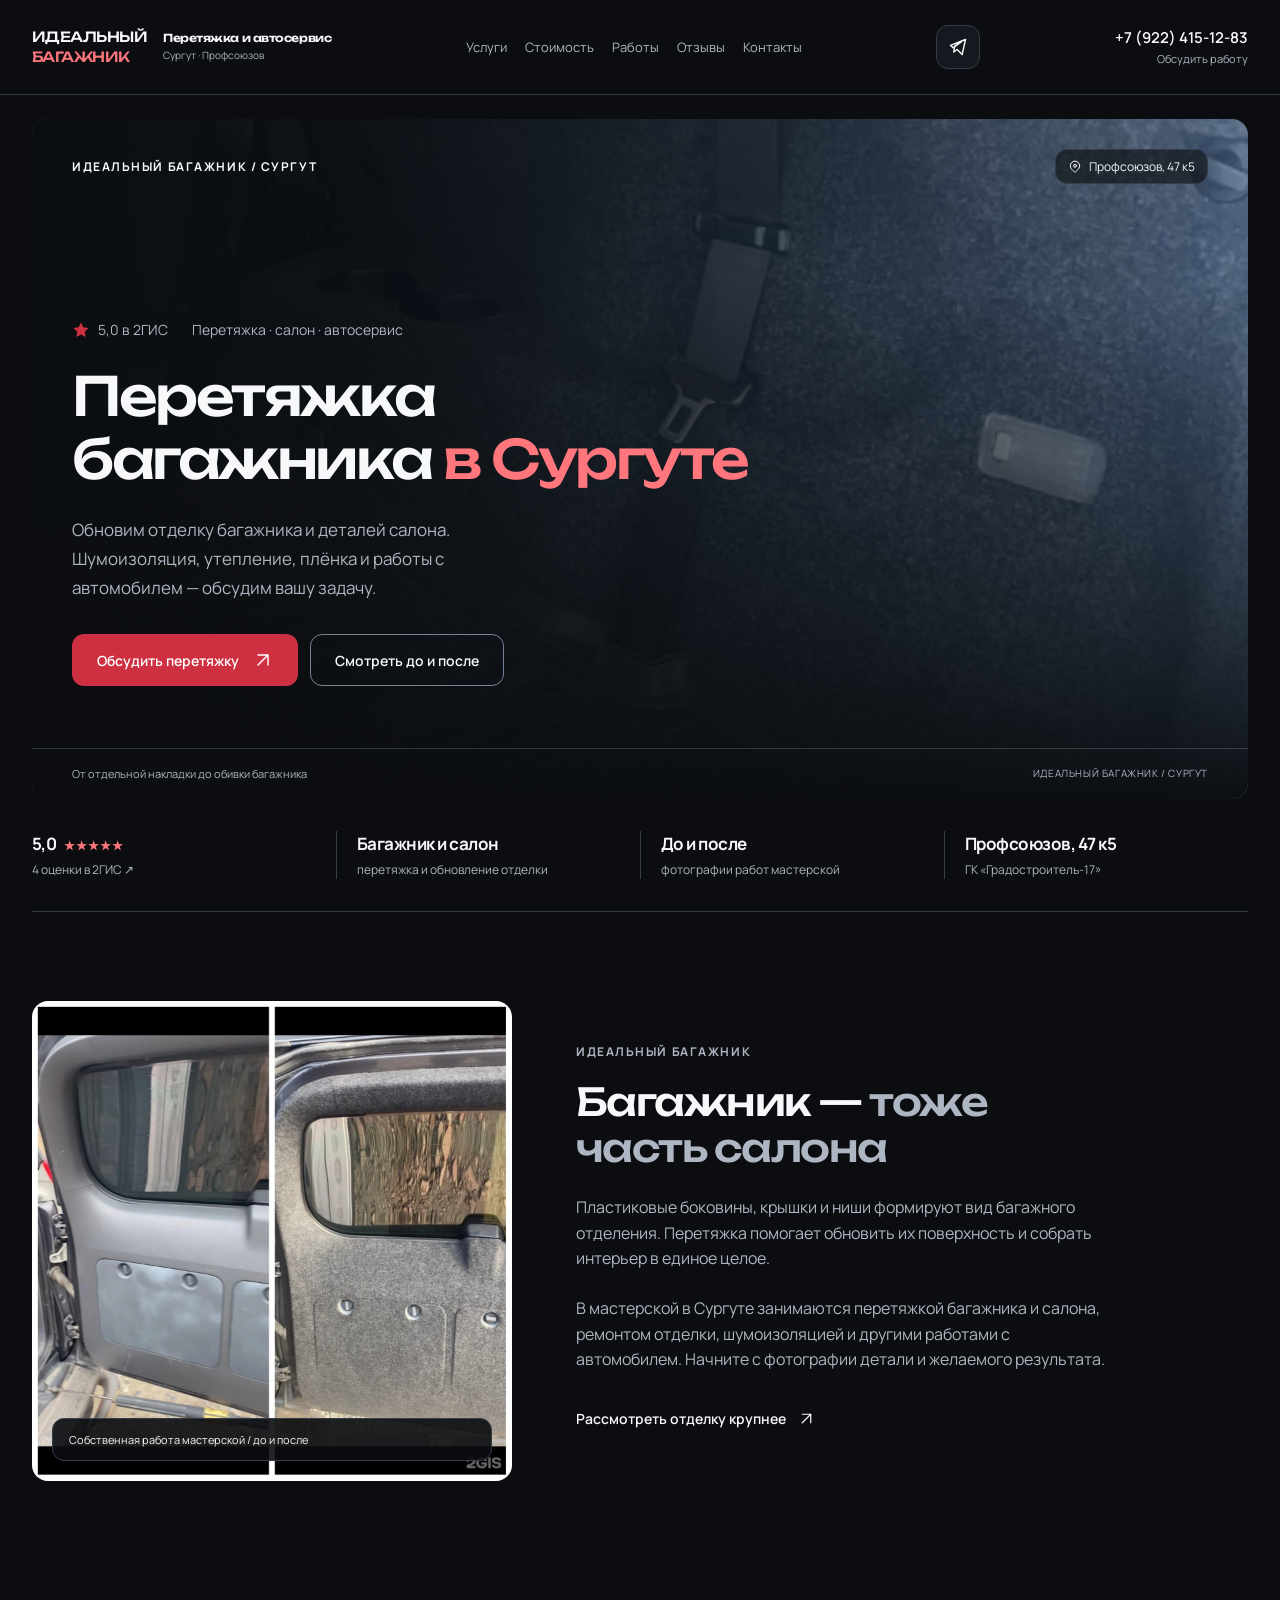
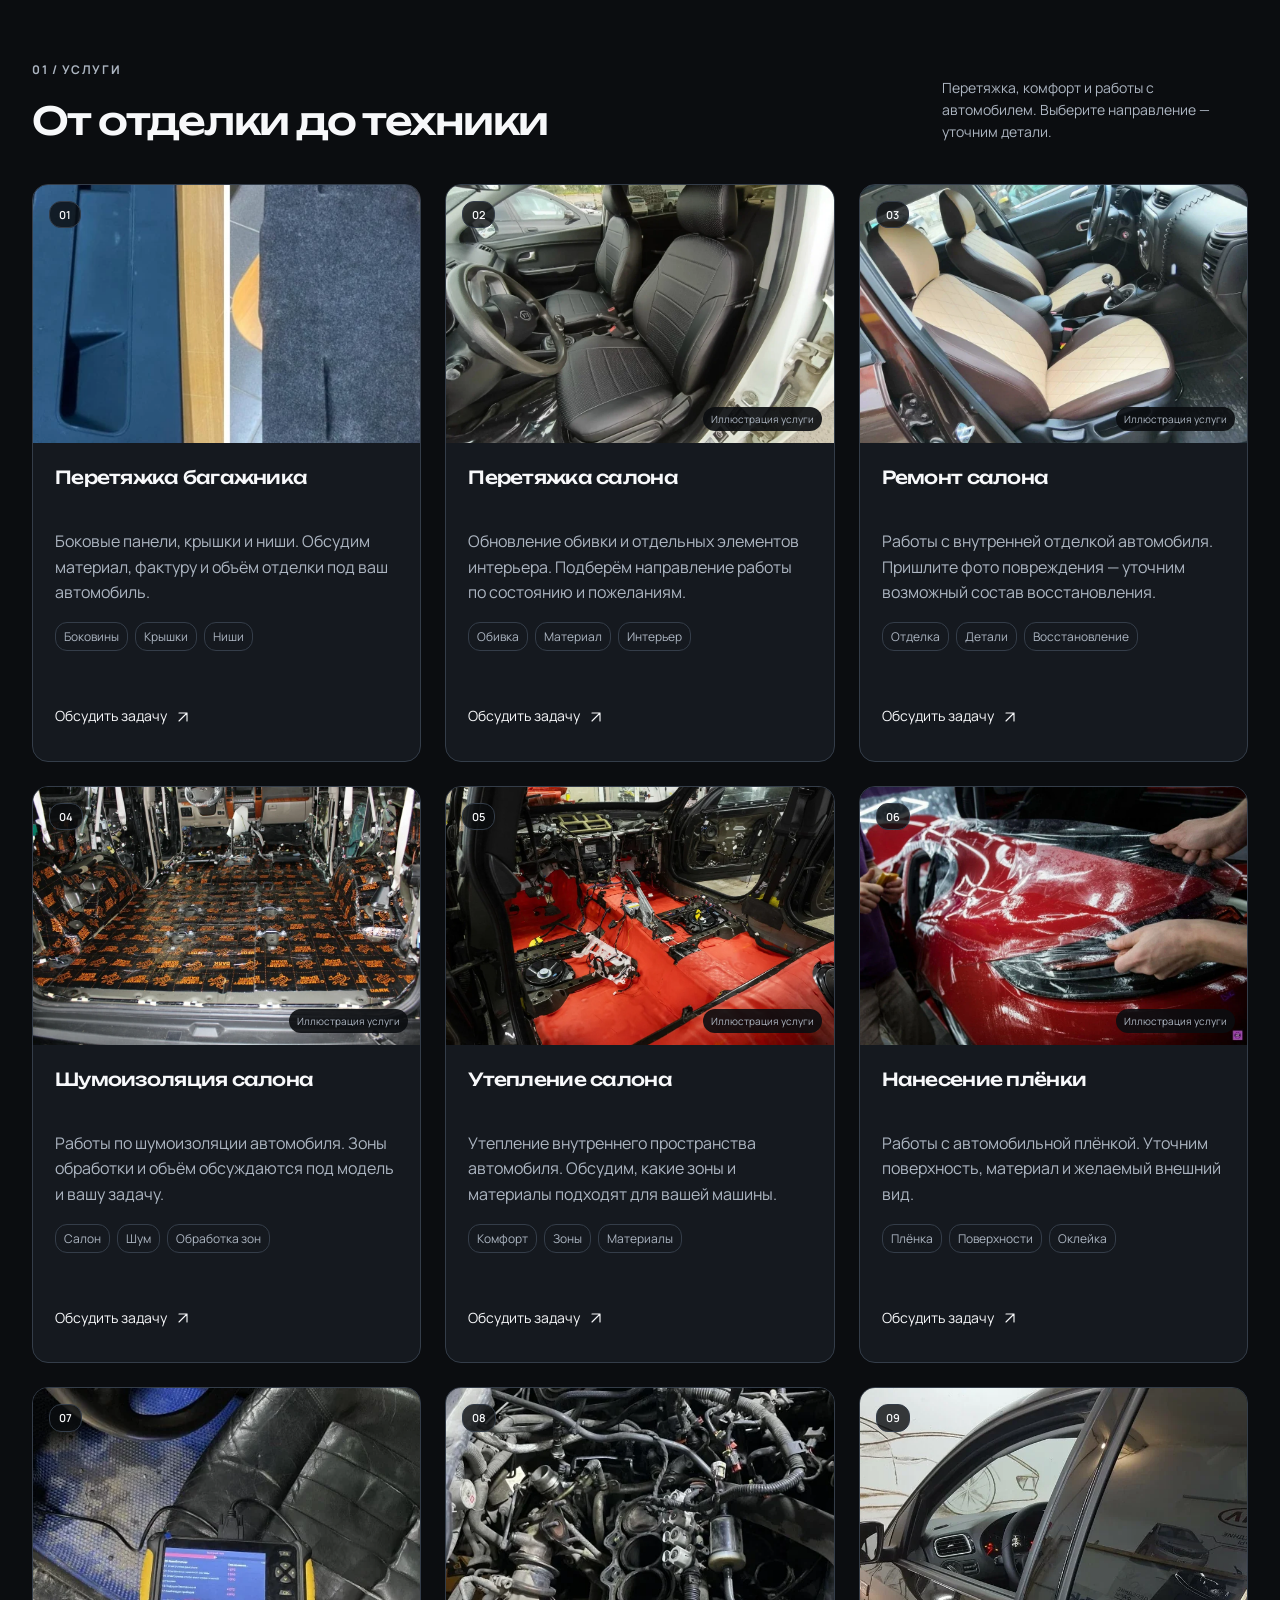
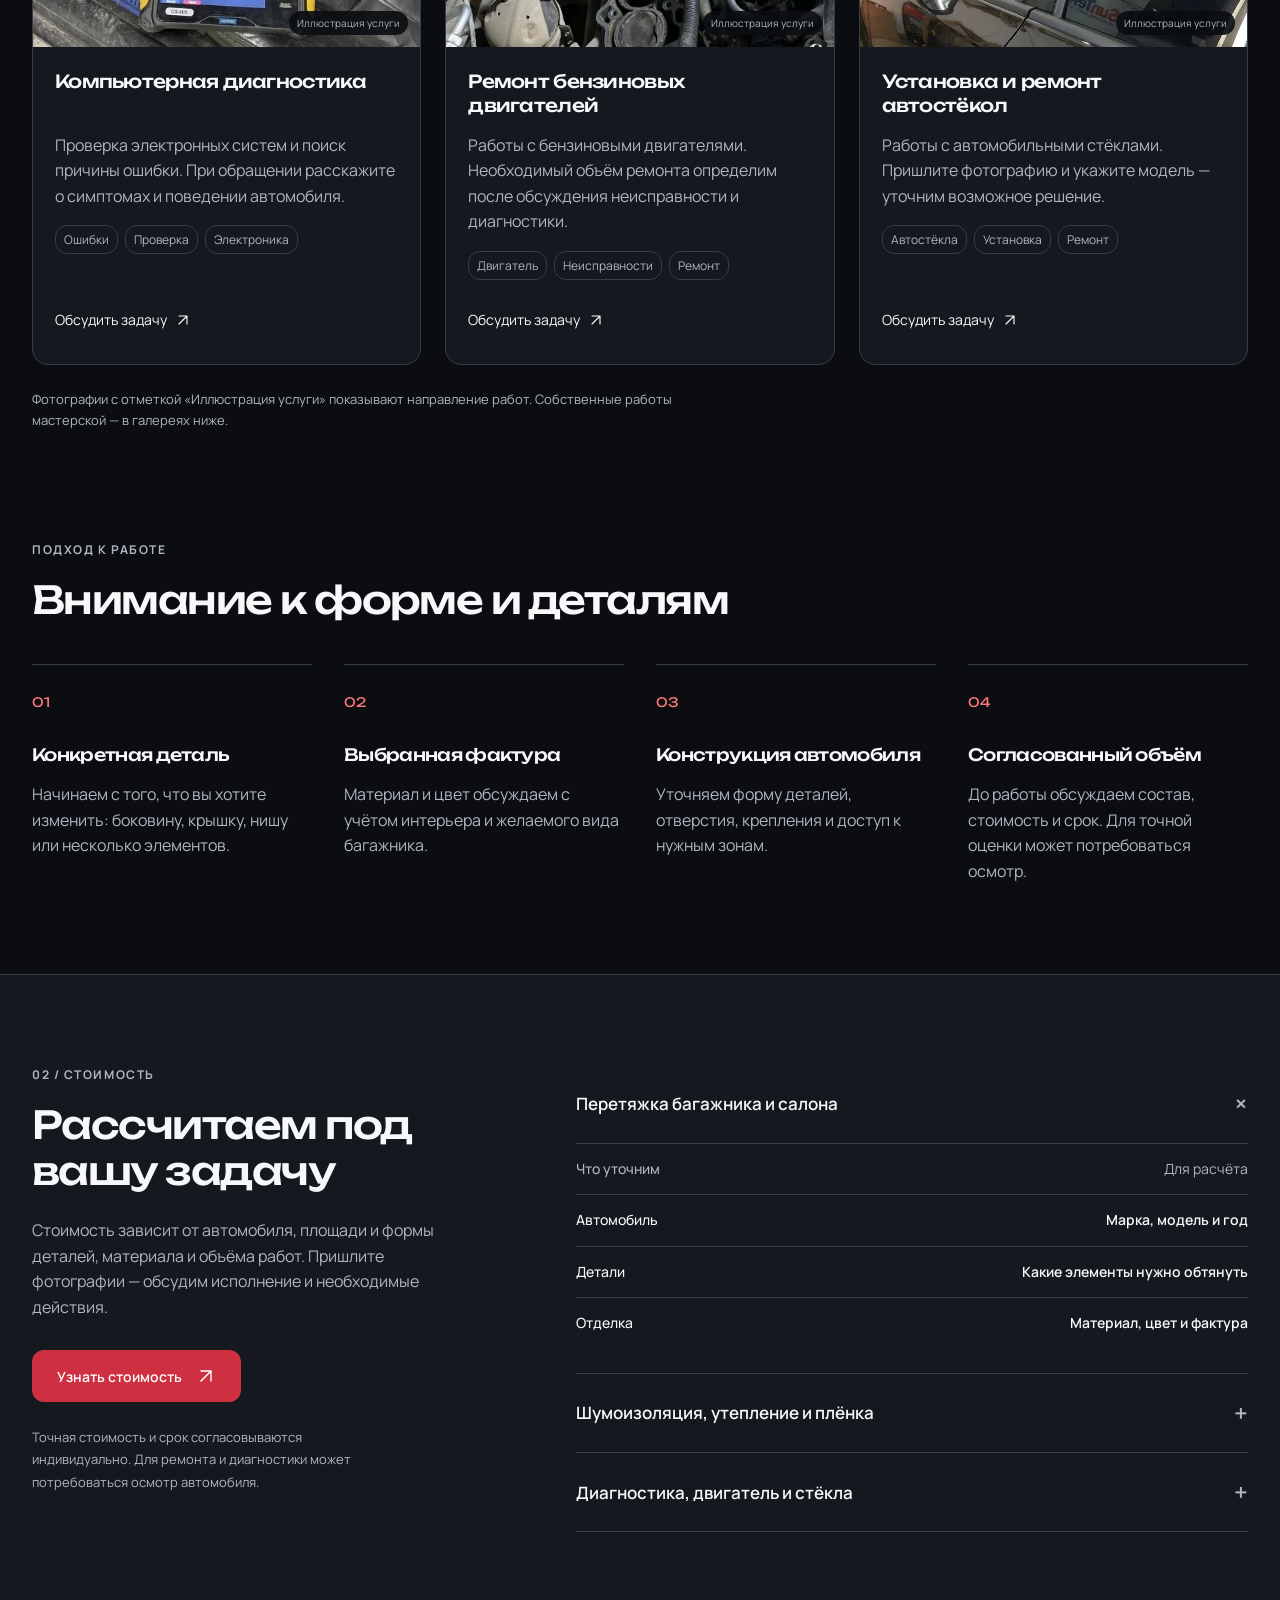
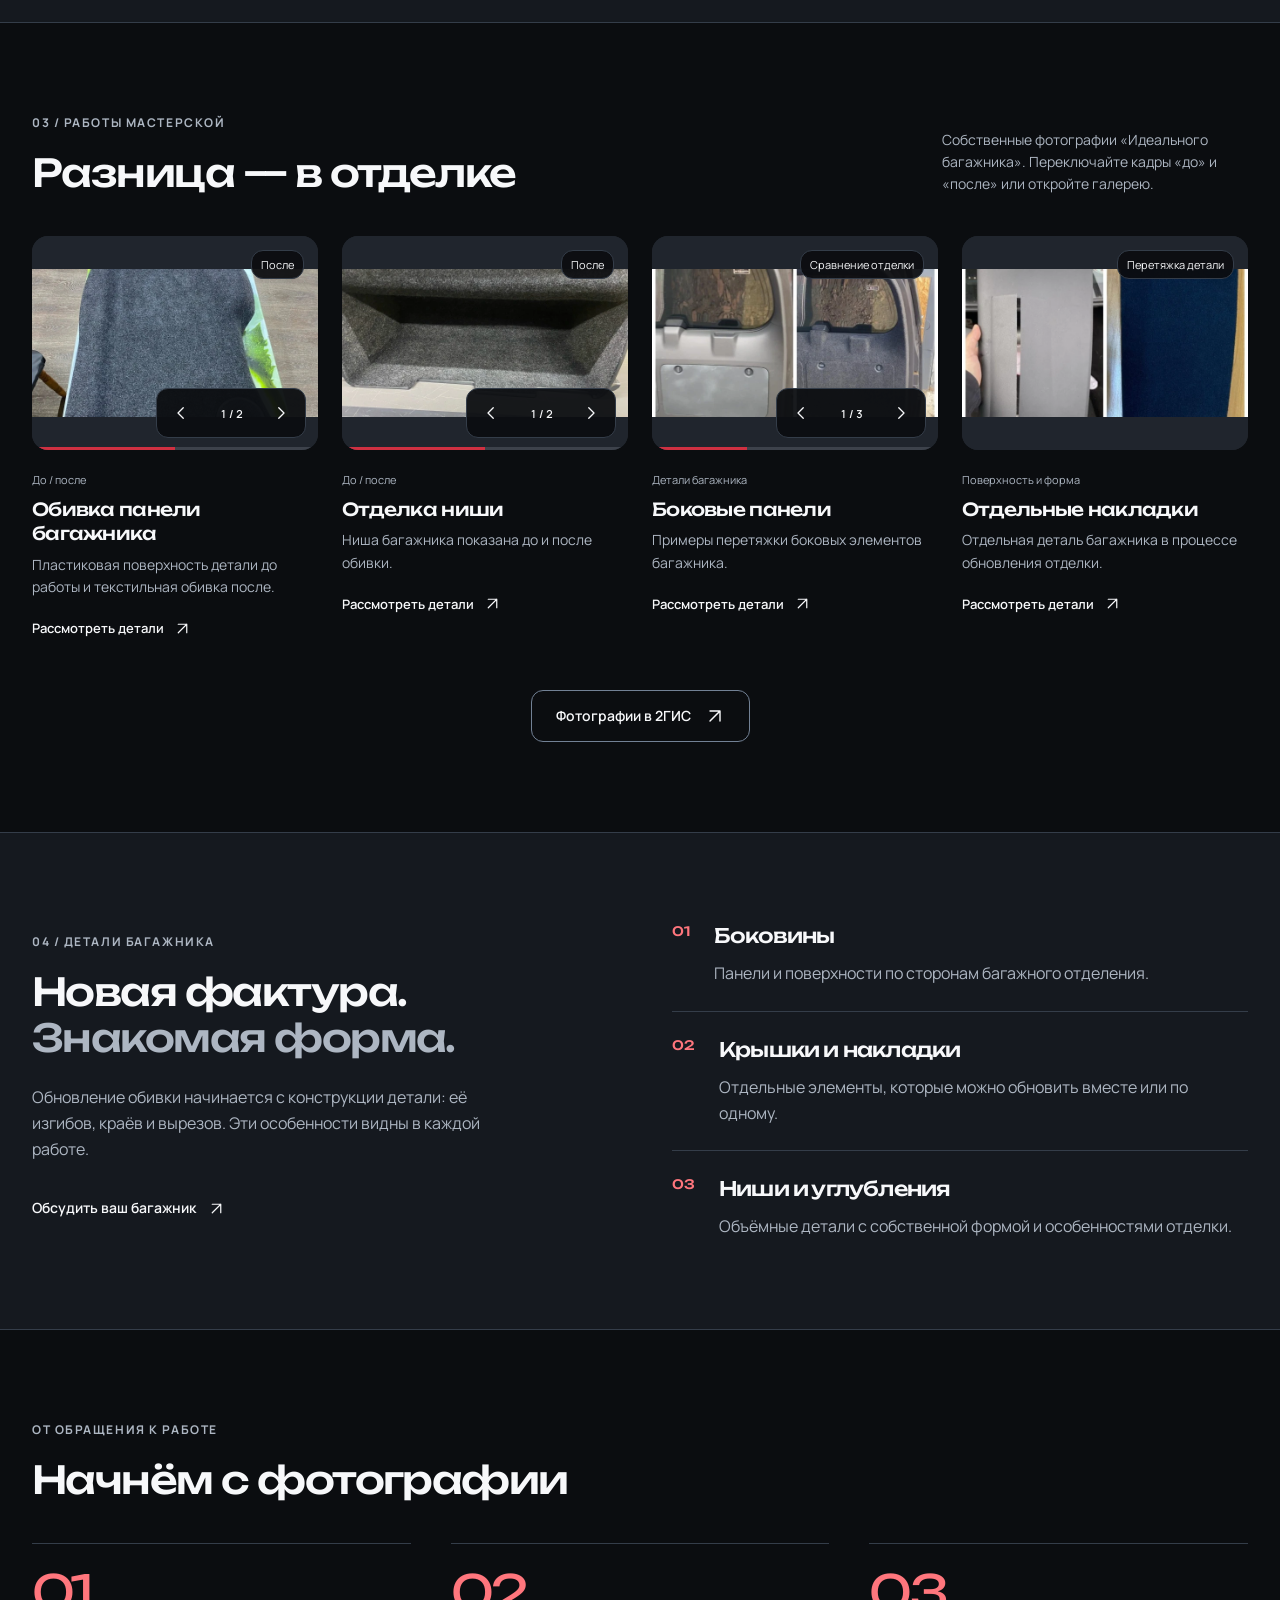
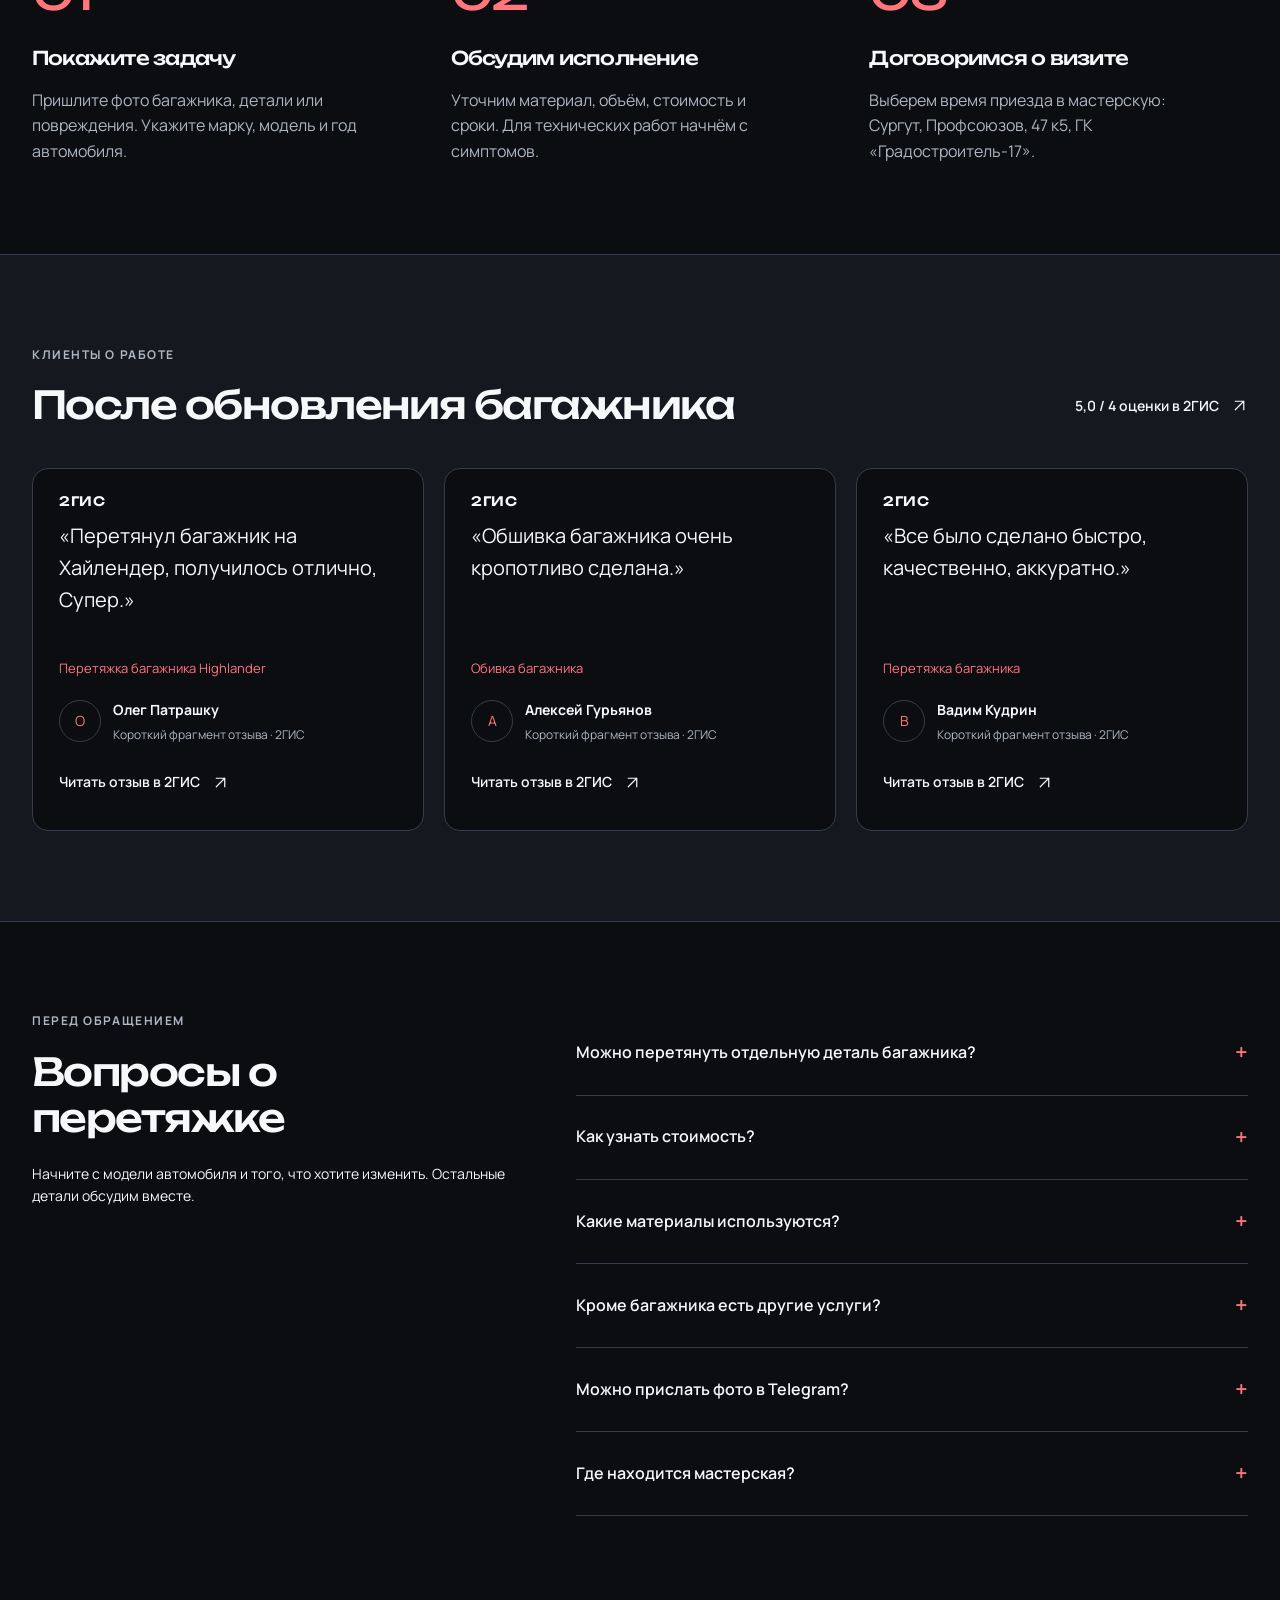
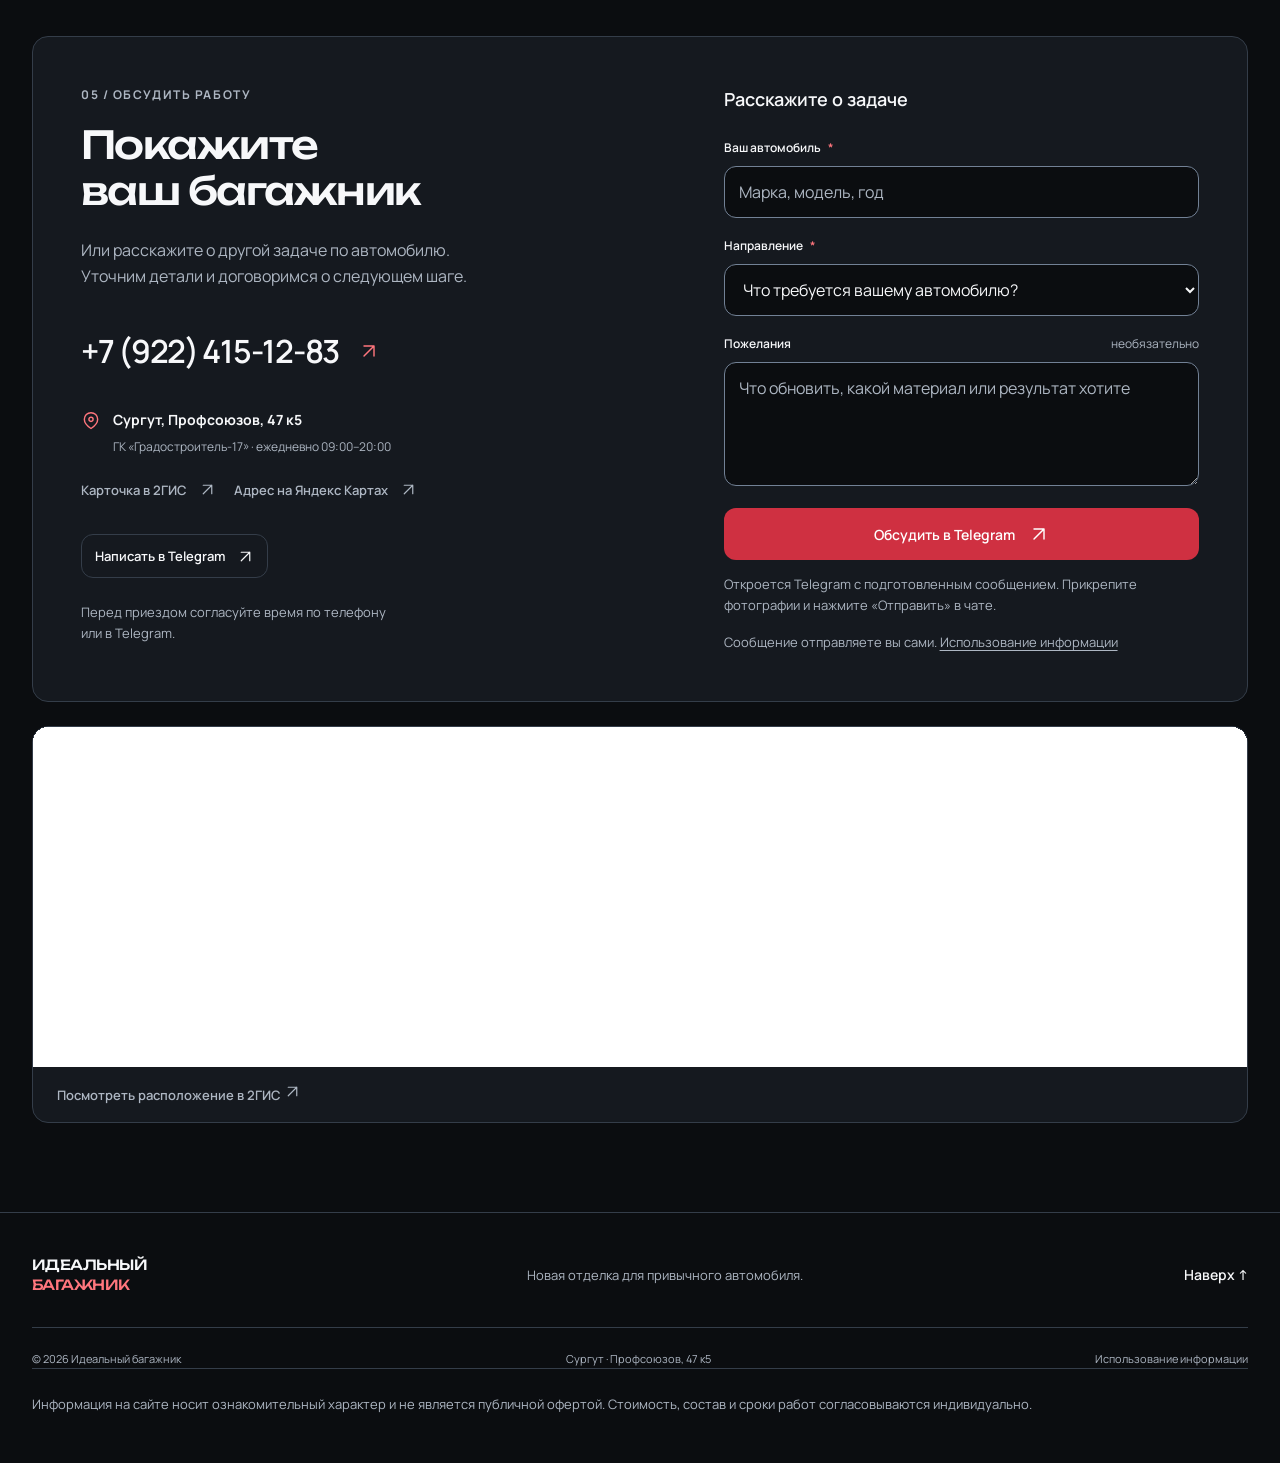
<file: index.html>
<!doctype html><html lang="ru" data-system="cinematic"><head><meta charset="utf-8"><meta name="viewport" content="width=device-width,initial-scale=1"><meta name="theme-color" content="#0B0D10"><title>Идеальный багажник — перетяжка багажника и салона в Сургуте</title><meta name="description" content="Перетяжка багажника и салона, шумоизоляция, утепление, плёнка и услуги автосервиса. Идеальный багажник: Сургут, Профсоюзов, 47 к5. +7 (922) 415-12-83."><link rel="canonical" href="https://idealny-bagazhnik-surgut.erofeypavlovich.chatgpt.site/"><meta name="robots" content="index,follow,max-image-preview:large"><link rel="icon" href="assets/favicon.svg" type="image/svg+xml"><link rel="preload" href="assets/fonts/Manrope.woff" as="font" type="font/woff" crossorigin><link rel="preload" href="assets/fonts/Unbounded.woff" as="font" type="font/woff" crossorigin><link rel="stylesheet" href="tokens.css"><link rel="stylesheet" href="styles.css"><meta property="og:type" content="website"><meta property="og:locale" content="ru_RU"><meta property="og:site_name" content="Идеальный багажник"><meta property="og:title" content="Идеальный багажник — перетяжка багажника и салона в Сургуте"><meta property="og:description" content="Перетяжка багажника и салона, шумоизоляция, утепление, плёнка и услуги автосервиса. Идеальный багажник: Сургут, Профсоюзов, 47 к5. +7 (922) 415-12-83."><meta property="og:url" content="https://idealny-bagazhnik-surgut.erofeypavlovich.chatgpt.site/"><meta property="og:image" content="https://idealny-bagazhnik-surgut.erofeypavlovich.chatgpt.site/assets/work-10.webp"><meta property="og:image:width" content="656"><meta property="og:image:height" content="340"><meta property="og:image:alt" content="Отделка багажника — работа мастерской"><meta name="twitter:card" content="summary_large_image"><meta name="twitter:title" content="Идеальный багажник — перетяжка багажника и салона в Сургуте"><meta name="twitter:description" content="Перетяжка багажника и салона, шумоизоляция, утепление, плёнка и услуги автосервиса. Идеальный багажник: Сургут, Профсоюзов, 47 к5. +7 (922) 415-12-83."><meta name="twitter:image" content="https://idealny-bagazhnik-surgut.erofeypavlovich.chatgpt.site/assets/work-10.webp"><script type="application/ld+json">{"@context": "https://schema.org", "@graph": [{"@type": "AutomotiveBusiness", "@id": "https://idealny-bagazhnik-surgut.erofeypavlovich.chatgpt.site/#business", "name": "Идеальный багажник", "url": "https://idealny-bagazhnik-surgut.erofeypavlovich.chatgpt.site/", "image": ["https://idealny-bagazhnik-surgut.erofeypavlovich.chatgpt.site/assets/work-10.webp", "https://idealny-bagazhnik-surgut.erofeypavlovich.chatgpt.site/assets/work-09.webp"], "telephone": "+79224151283", "description": "Перетяжка багажника и салона, шумоизоляция, утепление, плёнка и услуги автосервиса. Идеальный багажник: Сургут, Профсоюзов, 47 к5. +7 (922) 415-12-83.", "address": {"@type": "PostalAddress", "streetAddress": "улица Профсоюзов, 47 к5", "addressLocality": "Сургут", "addressRegion": "Ханты-Мансийский автономный округ — Югра", "postalCode": "628426", "addressCountry": "RU"}, "areaServed": {"@type": "City", "name": "Сургут"}, "openingHoursSpecification": {"@type": "OpeningHoursSpecification", "dayOfWeek": ["Monday", "Tuesday", "Wednesday", "Thursday", "Friday", "Saturday", "Sunday"], "opens": "09:00", "closes": "20:00"}, "sameAs": ["https://2gis.ru/surgut/firm/70000001110079096", "https://t.me/+79224151283"], "hasMap": "https://2gis.ru/surgut/firm/70000001110079096", "hasOfferCatalog": {"@type": "OfferCatalog", "name": "Услуги мастерской", "itemListElement": [{"@type": "Offer", "itemOffered": {"@type": "Service", "name": "Перетяжка багажника", "provider": {"@id": "https://idealny-bagazhnik-surgut.erofeypavlovich.chatgpt.site/#business"}}}, {"@type": "Offer", "itemOffered": {"@type": "Service", "name": "Перетяжка салона", "provider": {"@id": "https://idealny-bagazhnik-surgut.erofeypavlovich.chatgpt.site/#business"}}}, {"@type": "Offer", "itemOffered": {"@type": "Service", "name": "Ремонт салона", "provider": {"@id": "https://idealny-bagazhnik-surgut.erofeypavlovich.chatgpt.site/#business"}}}, {"@type": "Offer", "itemOffered": {"@type": "Service", "name": "Шумоизоляция салона", "provider": {"@id": "https://idealny-bagazhnik-surgut.erofeypavlovich.chatgpt.site/#business"}}}, {"@type": "Offer", "itemOffered": {"@type": "Service", "name": "Утепление салона", "provider": {"@id": "https://idealny-bagazhnik-surgut.erofeypavlovich.chatgpt.site/#business"}}}, {"@type": "Offer", "itemOffered": {"@type": "Service", "name": "Нанесение плёнки", "provider": {"@id": "https://idealny-bagazhnik-surgut.erofeypavlovich.chatgpt.site/#business"}}}, {"@type": "Offer", "itemOffered": {"@type": "Service", "name": "Компьютерная диагностика", "provider": {"@id": "https://idealny-bagazhnik-surgut.erofeypavlovich.chatgpt.site/#business"}}}, {"@type": "Offer", "itemOffered": {"@type": "Service", "name": "Ремонт бензиновых двигателей", "provider": {"@id": "https://idealny-bagazhnik-surgut.erofeypavlovich.chatgpt.site/#business"}}}, {"@type": "Offer", "itemOffered": {"@type": "Service", "name": "Установка и ремонт автостёкол", "provider": {"@id": "https://idealny-bagazhnik-surgut.erofeypavlovich.chatgpt.site/#business"}}}]}}, {"@type": "WebSite", "@id": "https://idealny-bagazhnik-surgut.erofeypavlovich.chatgpt.site/#website", "url": "https://idealny-bagazhnik-surgut.erofeypavlovich.chatgpt.site/", "name": "Идеальный багажник", "inLanguage": "ru-RU", "publisher": {"@id": "https://idealny-bagazhnik-surgut.erofeypavlovich.chatgpt.site/#business"}}, {"@type": "WebPage", "@id": "https://idealny-bagazhnik-surgut.erofeypavlovich.chatgpt.site/#webpage", "url": "https://idealny-bagazhnik-surgut.erofeypavlovich.chatgpt.site/", "name": "Идеальный багажник — перетяжка багажника и салона в Сургуте", "description": "Перетяжка багажника и салона, шумоизоляция, утепление, плёнка и услуги автосервиса. Идеальный багажник: Сургут, Профсоюзов, 47 к5. +7 (922) 415-12-83.", "inLanguage": "ru-RU", "isPartOf": {"@id": "https://idealny-bagazhnik-surgut.erofeypavlovich.chatgpt.site/#website"}, "about": {"@id": "https://idealny-bagazhnik-surgut.erofeypavlovich.chatgpt.site/#business"}}]}</script><script src="app.js" defer></script></head><body><a class="skip-link" href="#main">К содержимому</a><svg class="icon-sprite" aria-hidden="true" xmlns="http://www.w3.org/2000/svg">
  <symbol id="i-arrow" viewBox="0 0 24 24"><path d="M6 18 18 6M6 6h12v12"/></symbol>
  <symbol id="i-pin" viewBox="0 0 24 24"><path d="M20 10c0 6-8 11-8 11S4 16 4 10a8 8 0 1 1 16 0Z"/><circle cx="12" cy="10" r="2.5"/></symbol>
  <symbol id="i-check" viewBox="0 0 24 24"><path d="m5 12 4 4L19 6"/></symbol>
  <symbol id="i-close" viewBox="0 0 24 24"><path d="m6 6 12 12M18 6 6 18"/></symbol>
  <symbol id="i-menu" viewBox="0 0 24 24"><path d="M4 7h16M4 12h16M4 17h16"/></symbol>
  <symbol id="i-tg" viewBox="0 0 24 24"><path d="m3 10 18-7-4 18-6-6-4 3 1-7 8-5-10 7-3-3Z"/></symbol>
  <symbol id="i-wa" viewBox="0 0 24 24"><path d="M20 11.5a8.5 8.5 0 0 1-12.6 7.4L3 20l1.2-4.2A8.5 8.5 0 1 1 20 11.5Z"/><path d="M8 7c-.6 2.5 3 6.5 5.8 7l1.4-1.5-2-1.2-1 1a7 7 0 0 1-2.7-2.8l.8-.7L9 7H8Z"/></symbol>
  <symbol id="i-chevron" viewBox="0 0 24 24"><path d="m9 5 7 7-7 7"/></symbol>
  <symbol id="i-star" viewBox="0 0 24 24"><path d="m12 2 3.1 6.3 7 .9-5.1 5 1.2 7L12 18l-6.2 3.2 1.2-7-5.1-5 7-.9L12 2Z"/></symbol>
<symbol id="i-vk" viewBox="0 0 24 24"><path fill="currentColor" stroke="none" d="M13.2 18.4C5.7 18.4 1.4 13.3 1.2 4.8H5C5.2 11 7.9 13.6 10 14.1V4.8h3.6v5.3c2.1-.2 4.2-2.6 4.9-5.3h3.6c-.6 3.3-2.9 5.7-4.5 6.7 1.6.8 4.2 2.9 5.2 6.9h-4c-.8-2.6-2.7-4.6-5.2-4.9v4.9z"/></symbol></svg><header class="header" id="top"><div class="container header-inner"><a class="brand" href="#top" aria-label="Идеальный багажник — главная"><span class="ideal-wordmark">ИДЕАЛЬНЫЙ<span>БАГАЖНИК</span></span><span class="brand-text brand-city">Перетяжка и автосервис<span>Сургут · Профсоюзов</span></span></a><nav class="desktop-nav" aria-label="Главная навигация"><a href="#services">Услуги</a><a href="#prices">Стоимость</a><a href="#works">Работы</a><a href="#reviews">Отзывы</a><a href="#contacts">Контакты</a></nav><div class="header-social" aria-label="Связь с мастерской"><a href="https://t.me/+79224151283" target="_blank" rel="noopener noreferrer" title="Telegram" aria-label="Написать в Telegram"><svg aria-hidden="true"><use href="#i-tg"/></svg></a></div><a class="header-phone" href="tel:+79224151283">+7&nbsp;(922)&nbsp;415&#8209;12&#8209;83<span>Обсудить работу</span></a><button class="icon-button menu-toggle" type="button" aria-label="Открыть меню" aria-controls="menu-dialog" aria-expanded="false"><svg aria-hidden="true"><use href="#i-menu"/></svg></button></div></header><main id="main"><section class="hero container" aria-labelledby="hero-title"><div class="hero-scene"><picture class="hero-media"><img src="assets/work-10.webp" width="656" height="340" alt="Боковая отделка багажника после перетяжки" fetchpriority="high"></picture><div class="hero-shade"></div><div class="hero-top"><span class="eyebrow">Идеальный багажник / Сургут</span><span class="location-label"><svg aria-hidden="true"><use href="#i-pin"/></svg>Профсоюзов, 47 к5</span></div><div class="hero-content"><div class="hero-facts"><a href="https://2gis.ru/surgut/firm/70000001110079096/tab/reviews" target="_blank" rel="noopener noreferrer"><svg aria-hidden="true"><use href="#i-star"/></svg>5,0 в 2ГИС</a><span>Перетяжка · салон · автосервис</span></div><h1 id="hero-title">Перетяжка багажника <span>в Сургуте</span></h1><p>Обновим отделку багажника и деталей салона. Шумоизоляция, утепление, плёнка и работы с автомобилем — обсудим вашу задачу.</p><div class="hero-actions"><a class="button button-primary" href="#contacts">Обсудить перетяжку <svg aria-hidden="true"><use href="#i-arrow"/></svg></a><a class="button button-outline" href="#works">Смотреть до и после</a></div></div><div class="hero-bottom"><span>От отдельной накладки до обивки багажника</span><span>Идеальный багажник / Сургут</span></div></div><div class="trust-strip"><a href="https://2gis.ru/surgut/firm/70000001110079096/tab/reviews" target="_blank" rel="noopener noreferrer"><strong>5,0 <span class="stars">★★★★★</span></strong><span>4 оценки в 2ГИС ↗</span></a><div><strong>Багажник и салон</strong><span>перетяжка и обновление отделки</span></div><div><strong>До и после</strong><span>фотографии работ мастерской</span></div><div><strong>Профсоюзов, 47 к5</strong><span>ГК «Градостроитель-17»</span></div></div></section><section class="section container about" id="about" aria-labelledby="about-title"><div class="about-visual"><img src="assets/work-09.webp" width="1440" height="1440" alt="Пластиковые панели багажника до и после обивки" loading="lazy"><span class="photo-label">Собственная работа мастерской / до и после</span></div><div class="about-copy"><p class="eyebrow">Идеальный багажник</p><h2 id="about-title">Багажник — <span class="text-muted">тоже часть салона</span></h2><p>Пластиковые боковины, крышки и ниши формируют вид багажного отделения. Перетяжка помогает обновить их поверхность и собрать интерьер в единое целое.</p><p>В мастерской в Сургуте занимаются перетяжкой багажника и салона, ремонтом отделки, шумоизоляцией и другими работами с автомобилем. Начните с фотографии детали и желаемого результата.</p><a class="text-link" href="#works">Рассмотреть отделку крупнее <svg aria-hidden="true"><use href="#i-arrow"/></svg></a></div></section><section class="section container" id="services" aria-labelledby="services-title"><div class="section-heading"><div><p class="eyebrow">01 / Услуги</p><h2 id="services-title">От отделки до техники</h2></div><p>Перетяжка, комфорт и работы с автомобилем. Выберите направление — уточним детали.</p></div><div class="services-grid"><article class="service-card"><div class="service-image"><img src="assets/work-01.webp" width="656" height="340" alt="Перетяжка багажника — фотография мастерской" loading="lazy"><span class="service-number">01</span></div><div class="service-body"><h3>Перетяжка багажника</h3><p>Боковые панели, крышки и ниши. Обсудим материал, фактуру и объём отделки под ваш автомобиль.</p><div class="service-tags"><span>Боковины</span><span>Крышки</span><span>Ниши</span></div><div class="service-footer"><a href="#contacts" data-service="Перетяжка багажника">Обсудить задачу <svg aria-hidden="true"><use href="#i-arrow"/></svg></a></div></div></article><article class="service-card"><div class="service-image"><img src="assets/service-salon.webp" width="1080" height="810" alt="Перетяжка салона — иллюстрация направления" loading="lazy"><span class="service-number">02</span><span class="illustration-label">Иллюстрация услуги</span></div><div class="service-body"><h3>Перетяжка салона</h3><p>Обновление обивки и отдельных элементов интерьера. Подберём направление работы по состоянию и пожеланиям.</p><div class="service-tags"><span>Обивка</span><span>Материал</span><span>Интерьер</span></div><div class="service-footer"><a href="#contacts" data-service="Перетяжка салона">Обсудить задачу <svg aria-hidden="true"><use href="#i-arrow"/></svg></a></div></div></article><article class="service-card"><div class="service-image"><img src="assets/service-repair-salon.webp" width="1080" height="810" alt="Ремонт салона — иллюстрация направления" loading="lazy"><span class="service-number">03</span><span class="illustration-label">Иллюстрация услуги</span></div><div class="service-body"><h3>Ремонт салона</h3><p>Работы с внутренней отделкой автомобиля. Пришлите фото повреждения — уточним возможный состав восстановления.</p><div class="service-tags"><span>Отделка</span><span>Детали</span><span>Восстановление</span></div><div class="service-footer"><a href="#contacts" data-service="Ремонт салона">Обсудить задачу <svg aria-hidden="true"><use href="#i-arrow"/></svg></a></div></div></article><article class="service-card"><div class="service-image"><img src="assets/service-noise.webp" width="1100" height="733" alt="Шумоизоляция салона — иллюстрация направления" loading="lazy"><span class="service-number">04</span><span class="illustration-label">Иллюстрация услуги</span></div><div class="service-body"><h3>Шумоизоляция салона</h3><p>Работы по шумоизоляции автомобиля. Зоны обработки и объём обсуждаются под модель и вашу задачу.</p><div class="service-tags"><span>Салон</span><span>Шум</span><span>Обработка зон</span></div><div class="service-footer"><a href="#contacts" data-service="Шумоизоляция салона">Обсудить задачу <svg aria-hidden="true"><use href="#i-arrow"/></svg></a></div></div></article><article class="service-card"><div class="service-image"><img src="assets/service-insulation.webp" width="1200" height="900" alt="Утепление салона — иллюстрация направления" loading="lazy"><span class="service-number">05</span><span class="illustration-label">Иллюстрация услуги</span></div><div class="service-body"><h3>Утепление салона</h3><p>Утепление внутреннего пространства автомобиля. Обсудим, какие зоны и материалы подходят для вашей машины.</p><div class="service-tags"><span>Комфорт</span><span>Зоны</span><span>Материалы</span></div><div class="service-footer"><a href="#contacts" data-service="Утепление салона">Обсудить задачу <svg aria-hidden="true"><use href="#i-arrow"/></svg></a></div></div></article><article class="service-card"><div class="service-image"><img src="assets/service-film.webp" width="1080" height="720" alt="Нанесение плёнки — иллюстрация направления" loading="lazy"><span class="service-number">06</span><span class="illustration-label">Иллюстрация услуги</span></div><div class="service-body"><h3>Нанесение плёнки</h3><p>Работы с автомобильной плёнкой. Уточним поверхность, материал и желаемый внешний вид.</p><div class="service-tags"><span>Плёнка</span><span>Поверхности</span><span>Оклейка</span></div><div class="service-footer"><a href="#contacts" data-service="Нанесение плёнки">Обсудить задачу <svg aria-hidden="true"><use href="#i-arrow"/></svg></a></div></div></article><article class="service-card"><div class="service-image"><img src="assets/service-diagnostics.webp" width="656" height="340" alt="Компьютерная диагностика — иллюстрация направления" loading="lazy"><span class="service-number">07</span><span class="illustration-label">Иллюстрация услуги</span></div><div class="service-body"><h3>Компьютерная диагностика</h3><p>Проверка электронных систем и поиск причины ошибки. При обращении расскажите о симптомах и поведении автомобиля.</p><div class="service-tags"><span>Ошибки</span><span>Проверка</span><span>Электроника</span></div><div class="service-footer"><a href="#contacts" data-service="Компьютерная диагностика">Обсудить задачу <svg aria-hidden="true"><use href="#i-arrow"/></svg></a></div></div></article><article class="service-card"><div class="service-image"><img src="assets/service-engine.webp" width="656" height="340" alt="Ремонт бензиновых двигателей — иллюстрация направления" loading="lazy"><span class="service-number">08</span><span class="illustration-label">Иллюстрация услуги</span></div><div class="service-body"><h3>Ремонт бензиновых двигателей</h3><p>Работы с бензиновыми двигателями. Необходимый объём ремонта определим после обсуждения неисправности и диагностики.</p><div class="service-tags"><span>Двигатель</span><span>Неисправности</span><span>Ремонт</span></div><div class="service-footer"><a href="#contacts" data-service="Ремонт бензиновых двигателей">Обсудить задачу <svg aria-hidden="true"><use href="#i-arrow"/></svg></a></div></div></article><article class="service-card"><div class="service-image"><img src="assets/service-glass.webp" width="800" height="450" alt="Установка и ремонт автостёкол — иллюстрация направления" loading="lazy"><span class="service-number">09</span><span class="illustration-label">Иллюстрация услуги</span></div><div class="service-body"><h3>Установка и ремонт автостёкол</h3><p>Работы с автомобильными стёклами. Пришлите фотографию и укажите модель — уточним возможное решение.</p><div class="service-tags"><span>Автостёкла</span><span>Установка</span><span>Ремонт</span></div><div class="service-footer"><a href="#contacts" data-service="Установка и ремонт автостёкол">Обсудить задачу <svg aria-hidden="true"><use href="#i-arrow"/></svg></a></div></div></article></div><p class="catalog-note">Фотографии с отметкой «Иллюстрация услуги» показывают направление работ. Собственные работы мастерской — в галереях ниже.</p></section><section class="section container why" aria-labelledby="why-title"><div class="section-heading"><div><p class="eyebrow">Подход к работе</p><h2 id="why-title">Внимание к форме и деталям</h2></div></div><div class="why-grid"><article><span class="line-number">01</span><h3>Конкретная деталь</h3><p>Начинаем с того, что вы хотите изменить: боковину, крышку, нишу или несколько элементов.</p></article><article><span class="line-number">02</span><h3>Выбранная фактура</h3><p>Материал и цвет обсуждаем с учётом интерьера и желаемого вида багажника.</p></article><article><span class="line-number">03</span><h3>Конструкция автомобиля</h3><p>Уточняем форму деталей, отверстия, крепления и доступ к нужным зонам.</p></article><article><span class="line-number">04</span><h3>Согласованный объём</h3><p>До работы обсуждаем состав, стоимость и срок. Для точной оценки может потребоваться осмотр.</p></article></div></section><section class="section prices-section" id="prices" aria-labelledby="prices-title"><div class="container price-layout"><div class="price-intro"><p class="eyebrow">02 / Стоимость</p><h2 id="prices-title">Рассчитаем под вашу задачу</h2><p>Стоимость зависит от автомобиля, площади и формы деталей, материала и объёма работ. Пришлите фотографии — обсудим исполнение и необходимые действия.</p><a class="button button-primary" href="#contacts">Узнать стоимость <svg aria-hidden="true"><use href="#i-arrow"/></svg></a><p class="fine-print">Точная стоимость и срок согласовываются индивидуально. Для ремонта и диагностики может потребоваться осмотр автомобиля.</p></div><div class="price-groups"><details open><summary>Перетяжка багажника и салона<span aria-hidden="true">+</span></summary><table class="price-table"><caption>Перетяжка багажника и салона</caption><thead><tr><th scope="col">Что уточним</th><th scope="col">Для расчёта</th></tr></thead><tbody><tr><th scope="row">Автомобиль</th><td>Марка, модель и год</td></tr><tr><th scope="row">Детали</th><td>Какие элементы нужно обтянуть</td></tr><tr><th scope="row">Отделка</th><td>Материал, цвет и фактура</td></tr></tbody></table></details><details><summary>Шумоизоляция, утепление и плёнка<span aria-hidden="true">+</span></summary><table class="price-table"><caption>Шумоизоляция, утепление и плёнка</caption><thead><tr><th scope="col">Что уточним</th><th scope="col">Для расчёта</th></tr></thead><tbody><tr><th scope="row">Задача</th><td>Какие изменения нужны</td></tr><tr><th scope="row">Зоны</th><td>Салон, отдельные поверхности</td></tr><tr><th scope="row">Объём</th><td>Материал и состав работы</td></tr></tbody></table></details><details><summary>Диагностика, двигатель и стёкла<span aria-hidden="true">+</span></summary><table class="price-table"><caption>Диагностика, двигатель и стёкла</caption><thead><tr><th scope="col">Что уточним</th><th scope="col">Для расчёта</th></tr></thead><tbody><tr><th scope="row">Симптомы</th><td>Что произошло с автомобилем</td></tr><tr><th scope="row">Состояние</th><td>Фотографии или результаты осмотра</td></tr><tr><th scope="row">Решение</th><td>Необходимый ремонт и материалы</td></tr></tbody></table></details></div></div></section><section class="section container" id="works" aria-labelledby="works-title"><div class="section-heading"><div><p class="eyebrow">03 / Работы мастерской</p><h2 id="works-title">Разница — в отделке</h2></div><p>Собственные фотографии «Идеального багажника». Переключайте кадры «до» и «после» или откройте галерею.</p></div><div class="works-grid"><article class="work-card"><div class="mini-slider work-gallery" data-gallery="case-1" role="group" aria-roledescription="карусель" aria-label="Обивка панели багажника" tabindex="0"><img data-slide-image src="assets/work-03.webp" width="656" height="340" alt="Обивка панели багажника — После" loading="lazy"><span class="slider-caption" data-slide-caption>После</span><div class="slider-controls"><button type="button" data-slide-prev aria-label="Предыдущее фото"><svg aria-hidden="true"><use href="#i-chevron"/></svg></button><span class="slider-count" data-slide-count aria-live="polite">1 / 2</span><button type="button" data-slide-next aria-label="Следующее фото"><svg aria-hidden="true"><use href="#i-chevron"/></svg></button></div><div class="slider-progress" aria-hidden="true"><span></span></div></div><div class="work-info"><span>До / после</span><h3>Обивка панели багажника</h3><p>Пластиковая поверхность детали до работы и текстильная обивка после.</p><button class="text-link case-details" type="button" data-case="1">Рассмотреть детали <svg aria-hidden="true"><use href="#i-arrow"/></svg></button></div></article><article class="work-card"><div class="mini-slider work-gallery" data-gallery="case-2" role="group" aria-roledescription="карусель" aria-label="Отделка ниши" tabindex="0"><img data-slide-image src="assets/work-05.webp" width="656" height="340" alt="Отделка ниши — После" loading="lazy"><span class="slider-caption" data-slide-caption>После</span><div class="slider-controls"><button type="button" data-slide-prev aria-label="Предыдущее фото"><svg aria-hidden="true"><use href="#i-chevron"/></svg></button><span class="slider-count" data-slide-count aria-live="polite">1 / 2</span><button type="button" data-slide-next aria-label="Следующее фото"><svg aria-hidden="true"><use href="#i-chevron"/></svg></button></div><div class="slider-progress" aria-hidden="true"><span></span></div></div><div class="work-info"><span>До / после</span><h3>Отделка ниши</h3><p>Ниша багажника показана до и после обивки.</p><button class="text-link case-details" type="button" data-case="2">Рассмотреть детали <svg aria-hidden="true"><use href="#i-arrow"/></svg></button></div></article><article class="work-card"><div class="mini-slider work-gallery" data-gallery="case-3" role="group" aria-roledescription="карусель" aria-label="Боковые панели" tabindex="0"><img data-slide-image src="assets/work-06.webp" width="656" height="340" alt="Боковые панели — Сравнение отделки" loading="lazy"><span class="slider-caption" data-slide-caption>Сравнение отделки</span><div class="slider-controls"><button type="button" data-slide-prev aria-label="Предыдущее фото"><svg aria-hidden="true"><use href="#i-chevron"/></svg></button><span class="slider-count" data-slide-count aria-live="polite">1 / 3</span><button type="button" data-slide-next aria-label="Следующее фото"><svg aria-hidden="true"><use href="#i-chevron"/></svg></button></div><div class="slider-progress" aria-hidden="true"><span></span></div></div><div class="work-info"><span>Детали багажника</span><h3>Боковые панели</h3><p>Примеры перетяжки боковых элементов багажника.</p><button class="text-link case-details" type="button" data-case="3">Рассмотреть детали <svg aria-hidden="true"><use href="#i-arrow"/></svg></button></div></article><article class="work-card"><div class="mini-slider work-gallery single-image" data-gallery="case-4" role="group" aria-roledescription="карусель" aria-label="Отдельные накладки" tabindex="0"><img data-slide-image src="assets/work-00.webp" width="656" height="340" alt="Отдельные накладки — Перетяжка детали" loading="lazy"><span class="slider-caption" data-slide-caption>Перетяжка детали</span><div class="slider-controls"><button type="button" data-slide-prev aria-label="Предыдущее фото"><svg aria-hidden="true"><use href="#i-chevron"/></svg></button><span class="slider-count" data-slide-count aria-live="polite">1 / 1</span><button type="button" data-slide-next aria-label="Следующее фото"><svg aria-hidden="true"><use href="#i-chevron"/></svg></button></div><div class="slider-progress" aria-hidden="true"><span></span></div></div><div class="work-info"><span>Поверхность и форма</span><h3>Отдельные накладки</h3><p>Отдельная деталь багажника в процессе обновления отделки.</p><button class="text-link case-details" type="button" data-case="4">Рассмотреть детали <svg aria-hidden="true"><use href="#i-arrow"/></svg></button></div></article></div><div class="works-actions"><a class="button button-outline" href="https://2gis.ru/surgut/gallery/firm/70000001110079096" target="_blank" rel="noopener noreferrer">Фотографии в 2ГИС <svg aria-hidden="true"><use href="#i-arrow"/></svg></a></div></section><section class="section focus-section" aria-labelledby="focus-title"><div class="container focus-layout"><div><p class="eyebrow">04 / Детали багажника</p><h2 id="focus-title">Новая фактура. <span class="text-muted">Знакомая форма.</span></h2><p>Обновление обивки начинается с конструкции детали: её изгибов, краёв и вырезов. Эти особенности видны в каждой работе.</p><a class="text-link" href="#contacts" data-service="Перетяжка багажника">Обсудить ваш багажник <svg aria-hidden="true"><use href="#i-arrow"/></svg></a></div><div class="focus-details"><article><span>01</span><div><h3>Боковины</h3><p>Панели и поверхности по сторонам багажного отделения.</p></div></article><article><span>02</span><div><h3>Крышки и накладки</h3><p>Отдельные элементы, которые можно обновить вместе или по одному.</p></div></article><article><span>03</span><div><h3>Ниши и углубления</h3><p>Объёмные детали с собственной формой и особенностями отделки.</p></div></article></div></div></section><section class="section container" id="process" aria-labelledby="process-title"><div class="section-heading"><div><p class="eyebrow">От обращения к работе</p><h2 id="process-title">Начнём с фотографии</h2></div></div><ol class="process-grid"><li><span class="step-number">01</span><h3>Покажите задачу</h3><p>Пришлите фото багажника, детали или повреждения. Укажите марку, модель и год автомобиля.</p></li><li><span class="step-number">02</span><h3>Обсудим исполнение</h3><p>Уточним материал, объём, стоимость и сроки. Для технических работ начнём с симптомов.</p></li><li><span class="step-number">03</span><h3>Договоримся о визите</h3><p>Выберем время приезда в мастерскую: Сургут, Профсоюзов, 47 к5, ГК «Градостроитель-17».</p></li></ol></section><section class="section reviews-section" id="reviews" aria-labelledby="reviews-title"><div class="container"><div class="section-heading"><div><p class="eyebrow">Клиенты о работе</p><h2 id="reviews-title">После обновления багажника</h2></div><a class="text-link" href="https://2gis.ru/surgut/firm/70000001110079096/tab/reviews" target="_blank" rel="noopener noreferrer">5,0 / 4 оценки в 2ГИС <svg aria-hidden="true"><use href="#i-arrow"/></svg></a></div><div class="reviews-grid"><article class="review-card"><div class="review-stars">2ГИС</div><blockquote>«Перетянул багажник на Хайлендер, получилось отлично, Супер.»</blockquote><p class="review-task">Перетяжка багажника Highlander</p><div class="review-author"><span class="avatar" aria-hidden="true">О</span><div><strong>Олег Патрашку</strong><span>Короткий фрагмент отзыва · 2ГИС</span></div></div><a class="text-link" href="https://2gis.ru/surgut/firm/70000001110079096/tab/reviews" target="_blank" rel="noopener noreferrer">Читать отзыв в 2ГИС <svg aria-hidden="true"><use href="#i-arrow"/></svg></a></article><article class="review-card"><div class="review-stars">2ГИС</div><blockquote>«Обшивка багажника очень кропотливо сделана.»</blockquote><p class="review-task">Обивка багажника</p><div class="review-author"><span class="avatar" aria-hidden="true">А</span><div><strong>Алексей Гурьянов</strong><span>Короткий фрагмент отзыва · 2ГИС</span></div></div><a class="text-link" href="https://2gis.ru/surgut/firm/70000001110079096/tab/reviews" target="_blank" rel="noopener noreferrer">Читать отзыв в 2ГИС <svg aria-hidden="true"><use href="#i-arrow"/></svg></a></article><article class="review-card"><div class="review-stars">2ГИС</div><blockquote>«Все было сделано быстро, качественно, аккуратно.»</blockquote><p class="review-task">Перетяжка багажника</p><div class="review-author"><span class="avatar" aria-hidden="true">В</span><div><strong>Вадим Кудрин</strong><span>Короткий фрагмент отзыва · 2ГИС</span></div></div><a class="text-link" href="https://2gis.ru/surgut/firm/70000001110079096/tab/reviews" target="_blank" rel="noopener noreferrer">Читать отзыв в 2ГИС <svg aria-hidden="true"><use href="#i-arrow"/></svg></a></article></div></div></section><section class="section container faq-layout" id="faq" aria-labelledby="faq-title"><div class="faq-intro"><p class="eyebrow">Перед обращением</p><h2 id="faq-title">Вопросы о перетяжке</h2><p>Начните с модели автомобиля и того, что хотите изменить. Остальные детали обсудим вместе.</p></div><div class="faq-list"><details><summary>Можно перетянуть отдельную деталь багажника?<span aria-hidden="true">+</span></summary><p>Да, обсудить можно как отдельную накладку, крышку или панель, так и несколько элементов. Пришлите фотографии и укажите модель автомобиля.</p></details><details><summary>Как узнать стоимость?<span aria-hidden="true">+</span></summary><p>Покажите детали и расскажите, какой результат хотите получить. Цена зависит от размера, формы, материала и объёма работы. Точная сумма и срок согласовываются индивидуально.</p></details><details><summary>Какие материалы используются?<span aria-hidden="true">+</span></summary><p>Материал, цвет и фактуру нужно согласовать с мастером под конкретную задачу. На собственных фотографиях мастерской показаны варианты текстильной обивки пластиковых деталей.</p></details><details><summary>Кроме багажника есть другие услуги?<span aria-hidden="true">+</span></summary><p>В направлениях мастерской указаны перетяжка и ремонт салона, шумоизоляция, утепление, нанесение плёнки, компьютерная диагностика, ремонт бензиновых двигателей и работы с автостёклами. Возможность конкретной работы уточняйте при обращении.</p></details><details><summary>Можно прислать фото в Telegram?<span aria-hidden="true">+</span></summary><p>Да. В контактах есть ссылка на Telegram и форма, которая подготавливает сообщение. Фотографии добавьте в чате перед отправкой.</p></details><details><summary>Где находится мастерская?<span aria-hidden="true">+</span></summary><p>Сургут, улица Профсоюзов, 47 к5, ГК «Градостроитель-17». Перед поездкой позвоните или напишите, чтобы согласовать время приезда.</p></details></div></section><section class="section container contacts" id="contacts" aria-labelledby="contacts-title"><div class="contact-layout"><div class="contact-copy"><p class="eyebrow">05 / Обсудить работу</p><h2 id="contacts-title">Покажите ваш багажник</h2><p>Или расскажите о другой задаче по автомобилю. Уточним детали и договоримся о следующем шаге.</p><a class="contact-phone" href="tel:+79224151283"><span class="phone-number">+7&nbsp;(922)&nbsp;415&#8209;12&#8209;83</span><svg aria-hidden="true"><use href="#i-arrow"/></svg></a><div class="contact-address"><svg aria-hidden="true"><use href="#i-pin"/></svg><div><strong>Сургут, Профсоюзов, 47 к5</strong><span>ГК «Градостроитель-17» · ежедневно 09:00–20:00</span></div></div><div class="contact-links"><a class="text-link" href="https://2gis.ru/surgut/firm/70000001110079096" target="_blank" rel="noopener noreferrer">Карточка в 2ГИС <svg aria-hidden="true"><use href="#i-arrow"/></svg></a><a class="text-link" href="https://yandex.ru/maps/?text=%D0%A1%D1%83%D1%80%D0%B3%D1%83%D1%82%2C%20%D1%83%D0%BB%D0%B8%D1%86%D0%B0%20%D0%9F%D1%80%D0%BE%D1%84%D1%81%D0%BE%D1%8E%D0%B7%D0%BE%D0%B2%2C%2047%20%D0%BA5" target="_blank" rel="noopener noreferrer">Адрес на Яндекс Картах <svg aria-hidden="true"><use href="#i-arrow"/></svg></a></div><div class="social-links"><a class="text-link" href="https://t.me/+79224151283" target="_blank" rel="noopener noreferrer">Написать в Telegram <svg aria-hidden="true"><use href="#i-arrow"/></svg></a></div><p class="arrival-note">Перед приездом согласуйте время по телефону или в Telegram.</p></div><form class="lead-form" id="lead-form"><p class="form-title">Расскажите о задаче</p><div class="field"><label for="car">Ваш автомобиль <span aria-hidden="true">*</span></label><input id="car" name="car" placeholder="Марка, модель, год" maxlength="100" required autocomplete="off"></div><div class="field"><label for="service">Направление <span aria-hidden="true">*</span></label><select id="service" name="service" required><option value="">Что требуется вашему автомобилю?</option><option>Перетяжка багажника</option><option>Перетяжка салона</option><option>Ремонт салона</option><option>Шумоизоляция салона</option><option>Утепление салона</option><option>Нанесение плёнки</option><option>Компьютерная диагностика</option><option>Ремонт бензиновых двигателей</option><option>Установка и ремонт автостёкол</option><option>Нужна консультация</option></select></div><div class="field"><label for="message">Пожелания <span class="optional">необязательно</span></label><textarea id="message" name="message" rows="4" placeholder="Что обновить, какой материал или результат хотите" maxlength="1200"></textarea></div><button class="button button-primary form-submit" type="submit">Обсудить в Telegram <svg aria-hidden="true"><use href="#i-arrow"/></svg></button><p class="form-note">Откроется Telegram с подготовленным сообщением. Прикрепите фотографии и нажмите «Отправить» в чате.</p><button class="text-link copy-draft" type="button" id="copy-message" hidden>Скопировать текст сообщения</button><p class="form-status" id="form-status" role="status" aria-live="polite"></p><p class="form-privacy">Сообщение отправляете вы сами. <a href="privacy.html">Использование информации</a></p></form></div><div class="contact-map"><iframe src="https://yandex.ru/map-widget/v1/?mode=search&amp;text=%D0%A1%D1%83%D1%80%D0%B3%D1%83%D1%82%2C%20%D1%83%D0%BB%D0%B8%D1%86%D0%B0%20%D0%9F%D1%80%D0%BE%D1%84%D1%81%D0%BE%D1%8E%D0%B7%D0%BE%D0%B2%2C%2047%20%D0%BA5&amp;ll=73.411807%2C61.265255&amp;z=16" title="Адрес мастерской: Сургут, Профсоюзов, 47 к5" width="1200" height="340" loading="lazy" referrerpolicy="strict-origin-when-cross-origin" allowfullscreen></iframe><a class="text-link" href="https://2gis.ru/surgut/firm/70000001110079096" target="_blank" rel="noopener noreferrer">Посмотреть расположение в 2ГИС <svg aria-hidden="true"><use href="#i-arrow"/></svg></a></div></section></main><footer class="footer"><div class="container footer-top"><a class="brand" href="#top" aria-label="Идеальный багажник — наверх"><span class="ideal-wordmark">ИДЕАЛЬНЫЙ<span>БАГАЖНИК</span></span><span class="brand-text brand-city">Перетяжка и автосервис<span>Сургут · Профсоюзов</span></span></a><p>Новая отделка для привычного автомобиля.</p><a class="text-link" href="#top">Наверх ↑</a></div><div class="container footer-bottom"><span>© <span id="year">2026</span> Идеальный багажник</span><span>Сургут · Профсоюзов, 47 к5</span><a href="privacy.html">Использование информации</a></div><p class="container footer-notice">Информация на сайте носит ознакомительный характер и не является публичной офертой. Стоимость, состав и сроки работ согласовываются индивидуально.</p></footer><button class="backtop icon-button" type="button" aria-label="Наверх страницы" hidden><svg aria-hidden="true"><use href="#i-arrow"/></svg></button><dialog class="menu-dialog" id="menu-dialog" aria-labelledby="menu-title"><div class="menu-panel"><div class="dialog-top"><span id="menu-title" class="eyebrow">Идеальный багажник / Меню</span><button class="icon-button" type="button" data-close="menu-dialog" aria-label="Закрыть меню"><svg aria-hidden="true"><use href="#i-close"/></svg></button></div><nav aria-label="Мобильная навигация"><a href="#services">Услуги</a><a href="#prices">Стоимость</a><a href="#works">Работы</a><a href="#reviews">Отзывы</a><a href="#contacts">Контакты</a></nav><div class="header-social"><a href="https://t.me/+79224151283" target="_blank" rel="noopener noreferrer" title="Telegram" aria-label="Написать в Telegram"><svg aria-hidden="true"><use href="#i-tg"/></svg></a></div><a class="button button-primary" href="tel:+79224151283">Позвонить <svg aria-hidden="true"><use href="#i-arrow"/></svg></a><p>Сургут · Профсоюзов, 47 к5</p></div></dialog><dialog class="case-dialog" id="case-dialog" aria-labelledby="case-title"><div class="case-panel"><div class="dialog-top"><div><p class="eyebrow" id="case-category"></p><h2 id="case-title"></h2></div><button class="icon-button" type="button" data-close="case-dialog" aria-label="Закрыть галерею"><svg aria-hidden="true"><use href="#i-close"/></svg></button></div><div class="case-layout"><div class="case-gallery"><div class="case-image-wrap"><img id="case-image" src="assets/work-03.webp" alt="Перетяжка панели багажника" width="656" height="340"><button class="gallery-arrow prev" type="button" data-case-prev aria-label="Предыдущая фотография"><svg aria-hidden="true"><use href="#i-chevron"/></svg></button><button class="gallery-arrow next" type="button" data-case-next aria-label="Следующая фотография"><svg aria-hidden="true"><use href="#i-chevron"/></svg></button><span id="case-counter" class="case-counter" aria-live="polite"></span><span id="case-caption" class="case-caption"></span></div><div id="case-thumbs" class="case-thumbs" aria-label="Фотографии работы"></div></div><div class="case-description"><h3>Что видно в работе</h3><ul id="case-tasks"></ul><a class="button button-primary" href="#contacts" id="case-action">Обсудить похожую работу <svg aria-hidden="true"><use href="#i-arrow"/></svg></a><a class="text-link" href="https://2gis.ru/surgut/gallery/firm/70000001110079096" target="_blank" rel="noopener noreferrer">Фотографии в 2ГИС <svg aria-hidden="true"><use href="#i-arrow"/></svg></a></div></div></div></dialog><script type="application/json" id="content-data">{"cases": [{"id": "1", "title": "Обивка панели багажника", "category": "До / после", "service": "Перетяжка багажника", "gallery": "case-1", "tasks": ["Пластиковая поверхность детали до работы и текстильная обивка после.", "На фотографиях видно, как изменилась фактура поверхности.", "Форма детали и предусмотренные вырезы учтены в отделке."]}, {"id": "2", "title": "Отделка ниши", "category": "До / после", "service": "Перетяжка багажника", "gallery": "case-2", "tasks": ["Ниша багажника показана до и после обивки.", "Текстильная отделка повторяет объёмную форму элемента.", "В галерее можно сравнить исходную поверхность и готовый вид."]}, {"id": "3", "title": "Боковые панели", "category": "Детали багажника", "service": "Перетяжка багажника", "gallery": "case-3", "tasks": ["Примеры перетяжки боковых элементов багажника.", "На снимках — отделка вокруг вырезов и отдельных элементов панели.", "Разные детали показаны крупным планом и в установленном виде."]}, {"id": "4", "title": "Отдельные накладки", "category": "Поверхность и форма", "service": "Перетяжка багажника", "gallery": "case-4", "tasks": ["Отдельная деталь багажника в процессе обновления отделки.", "Работу можно обсудить для одной накладки или набора элементов.", "Для оценки понадобится фотография детали и модель автомобиля."]}], "galleries": {"case-1": [{"src": "assets/work-03.webp", "width": 656, "height": 340, "alt": "Обивка панели багажника — После", "caption": "После"}, {"src": "assets/work-02.webp", "width": 656, "height": 340, "alt": "Обивка панели багажника — До", "caption": "До"}], "case-2": [{"src": "assets/work-05.webp", "width": 656, "height": 340, "alt": "Отделка ниши — После", "caption": "После"}, {"src": "assets/work-04.webp", "width": 1440, "height": 1080, "alt": "Отделка ниши — До", "caption": "До"}], "case-3": [{"src": "assets/work-06.webp", "width": 656, "height": 340, "alt": "Боковые панели — Сравнение отделки", "caption": "Сравнение отделки"}, {"src": "assets/work-07.webp", "width": 656, "height": 340, "alt": "Боковые панели — Крупный план", "caption": "Крупный план"}, {"src": "assets/work-08.webp", "width": 656, "height": 340, "alt": "Боковые панели — Панель до и после", "caption": "Панель до и после"}], "case-4": [{"src": "assets/work-00.webp", "width": 656, "height": 340, "alt": "Отдельные накладки — Перетяжка детали", "caption": "Перетяжка детали"}]}}</script></body></html>
</file>
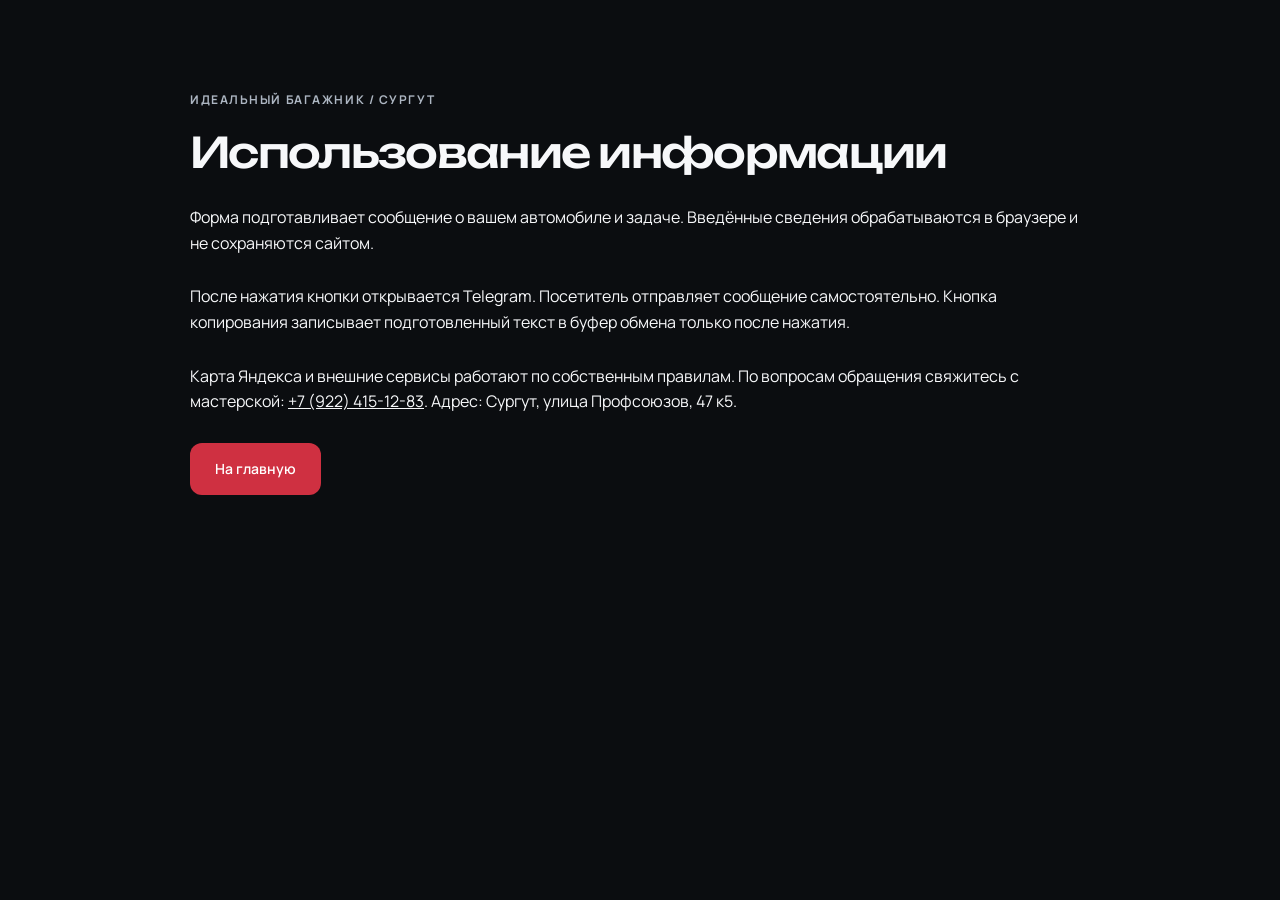
<file: privacy.html>
<!doctype html><html lang="ru" data-system="cinematic"><head><meta charset="utf-8"><meta name="viewport" content="width=device-width,initial-scale=1"><meta name="robots" content="noindex,follow"><title>Использование информации — Идеальный багажник</title><link rel="stylesheet" href="tokens.css"><link rel="stylesheet" href="styles.css"></head><body><main class="section container privacy-copy"><p class="eyebrow">Идеальный багажник / Сургут</p><h1>Использование информации</h1><p>Форма подготавливает сообщение о вашем автомобиле и задаче. Введённые сведения обрабатываются в браузере и не сохраняются сайтом.</p><p>После нажатия кнопки открывается Telegram. Посетитель отправляет сообщение самостоятельно. Кнопка копирования записывает подготовленный текст в буфер обмена только после нажатия.</p><p>Карта Яндекса и внешние сервисы работают по собственным правилам. По вопросам обращения свяжитесь с мастерской: <a href="tel:+79224151283">+7 (922) 415-12-83</a>. Адрес: Сургут, улица Профсоюзов, 47 к5.</p><p><a class="button button-primary" href="index.html">На главную</a></p></main></body></html>
</file>
<file: tokens.css>
/* Cinematic — HTML: data-system="cinematic". Полные цвета, без обёртки hsl(). */
:root[data-system="cinematic"] {
  --background: #0B0D10;
  --foreground: #F7F8FA;
  --card: #15191F;
  --muted: #20252D;
  --muted-foreground: #ADB6C2;
  --primary: #CF3041;
  --primary-foreground: #FFFFFF;
  --secondary: #272F39;
  --secondary-foreground: #F7F8FA;
  --accent: #352329;
  --accent-foreground: #FFDDE0;
  --border: #343D49;
  --input: #728195;
  --ring: #FF767D;
  --highlight: #FF767D;
  --destructive: #FB7185;
  --destructive-foreground: #3B0816;
  --success: #65D4A7;
  --success-foreground: #092C21;
  --warning: #F3CE7B;
  --warning-foreground: #352500;
  --card-foreground: #F7F8FA;
  --popover: #15191F;
  --popover-foreground: #F7F8FA;
  --surface: #20252D;
  --surface-foreground: #F7F8FA;
  --sidebar: #15191F;
  --sidebar-foreground: #F7F8FA;
  --sidebar-primary: #CF3041;
  --sidebar-primary-foreground: #FFFFFF;
  --sidebar-accent: #352329;
  --sidebar-accent-foreground: #FFDDE0;
  --sidebar-border: #343D49;
  --sidebar-ring: #FF767D;
  --chart-1: #FF767D;
  --chart-2: #7ACCD5;
  --chart-3: #D8B47D;
  --chart-4: #9DABEE;
  --chart-5: #A9D5AA;
  --radius: 1rem;
  --radius-button: .75rem;
  --font-body: "Manrope", Arial, sans-serif;
  --font-display: "Unbounded", Arial, sans-serif;
  --display-weight: 500;
  --display-tracking: -.04em;
  --text-hero: clamp(2rem, 5vw, 4.75rem);
  --text-h2: clamp(1.75rem, 3vw, 3rem);
  --section-space: clamp(3.5rem, 7vw, 7rem);
  --container-width: 80rem;
  --duration-panel: 220ms;
  color-scheme: dark;
}

:root[data-system="cinematic"]{--primary-hover:#B42636}
</file>
<file: styles.css>
@font-face{font-family:Manrope;src:url('assets/fonts/Manrope.woff') format('woff');font-style:normal;font-weight:200 800;font-display:swap}
@font-face{font-family:Unbounded;src:url('assets/fonts/Unbounded.woff') format('woff');font-style:normal;font-weight:200 900;font-display:swap}
*{box-sizing:border-box}html{scroll-behavior:smooth;scroll-padding-top:112px}body{margin:0;background:var(--background);color:var(--foreground);font-family:var(--font-body);font-size:16px;line-height:1.6}body.modal-open{overflow:hidden}button,input,textarea,select{font:inherit}button,a,input,select,textarea{-webkit-tap-highlight-color:transparent}button{cursor:pointer}a{color:inherit;text-decoration:none}img{display:block;max-width:100%;height:auto}button{color:inherit}svg{width:20px;height:20px;fill:none;stroke:currentColor;stroke-width:1.7;stroke-linecap:round;stroke-linejoin:round;flex-shrink:0}h1,h2,h3,p{margin:0}h1,h2,h3{font-family:var(--font-display);font-weight:500;letter-spacing:var(--display-tracking);line-height:1.2}h2{font-size:var(--text-h2)}h3{font-size:20px;line-height:1.35}p+p{margin-top:18px}:focus-visible{outline:2px solid var(--ring);outline-offset:5px;border-radius:var(--radius-button)}::selection{background:var(--primary);color:var(--primary-foreground)}.container{width:min(calc(100% - 64px),var(--container-width));margin-inline:auto;min-width:0}.section{padding-block:var(--section-space)}.eyebrow{font-size:12px;font-weight:700;letter-spacing:.13em;text-transform:uppercase;color:var(--muted-foreground);margin-bottom:18px}.text-muted{color:var(--muted-foreground)}.fine-print{font-size:13px;color:var(--muted-foreground);line-height:1.7}.icon-sprite{position:absolute;width:0;height:0;overflow:hidden}.sr-only{position:absolute;width:1px;height:1px;padding:0;margin:-1px;overflow:hidden;clip:rect(0,0,0,0);white-space:nowrap;border:0}.skip-link{position:fixed;left:16px;top:12px;z-index:100;transform:translateY(-200%);background:var(--primary);padding:12px 20px;border-radius:var(--radius-button)}.skip-link:focus{transform:translateY(0)}
.header{position:sticky;top:0;z-index:30;background:var(--background);border-bottom:1px solid var(--border)}.header-inner{display:flex;align-items:center;justify-content:space-between;gap:24px;min-height:94px}.brand{display:flex;align-items:center;gap:12px;flex-shrink:0}.brand-symbol{width:38px;height:44px;color:var(--primary);stroke-width:2.2}.brand-text{font:600 18px/1.4 var(--font-display);letter-spacing:-.045em}.brand-text>span{display:block;color:var(--muted-foreground);font:400 11px/1.5 var(--font-body);letter-spacing:.05em;margin-top:2px}.desktop-nav{display:flex;gap:28px;font-size:14px}.desktop-nav a{padding-block:12px;color:var(--muted-foreground);transition:color 160ms}.header-phone{font-weight:600;font-size:16px;white-space:nowrap}.header-phone span{display:block;font-size:11px;color:var(--muted-foreground);font-weight:400;text-align:right}.icon-button{display:inline-flex;align-items:center;justify-content:center;min-width:44px;min-height:44px;border:1px solid var(--border);border-radius:var(--radius-button);background:var(--card);color:var(--foreground);transition:background 160ms,transform 120ms}.menu-toggle{display:none}
.button{display:inline-flex;align-items:center;justify-content:center;gap:14px;min-height:52px;padding:14px 24px;border:1px solid transparent;border-radius:var(--radius-button);font-size:14px;font-weight:600;line-height:1.4;text-align:center;transition:background 160ms,border-color 160ms,transform 120ms}.button-primary{background:var(--primary);color:var(--primary-foreground)}.button-outline{border-color:var(--input);background:transparent;color:var(--foreground)}.button:active,.icon-button:active{transform:scale(.97)}.text-link{display:inline-flex;align-items:center;gap:12px;min-height:44px;font-size:14px;font-weight:600}.text-link svg{width:17px;height:17px}.text-link:active{color:var(--highlight)}
.hero{padding-top:24px}.hero-scene{position:relative;min-height:650px;border-radius:var(--radius);overflow:clip;background:var(--card);display:flex;flex-direction:column;isolation:isolate}.hero-media,.hero-shade{position:absolute;inset:0;z-index:-1}.hero-media img{width:100%;height:100%;object-fit:cover;object-position:78% 43%;filter:brightness(.72)}.hero-shade{background:linear-gradient(90deg,var(--background) 0%,rgba(11,13,16,.95) 15%,rgba(11,13,16,.74) 42%,rgba(11,13,16,.1) 100%),linear-gradient(0deg,rgba(11,13,16,.9),transparent 55%)}.hero-top{display:flex;justify-content:space-between;align-items:center;gap:20px;padding:30px 40px}.hero-top .eyebrow{color:var(--foreground);margin:0}.location-label{display:flex;align-items:center;gap:7px;font-size:12px;color:var(--foreground);background:rgba(11,13,16,.62);padding:7px 12px;border:1px solid var(--border);border-radius:var(--radius-button)}.location-label svg{width:14px;height:14px}.hero-content{padding:75px 40px 62px;max-width:820px;margin-top:auto}.hero-facts{display:flex;flex-wrap:wrap;gap:12px 24px;font-size:14px;color:var(--muted-foreground);margin-bottom:24px}.hero-facts>a,.hero-facts>span{display:inline-flex;align-items:center;gap:8px;white-space:nowrap}.hero-facts svg{width:18px;height:18px;color:var(--primary)}.hero-facts .fact-star{fill:currentColor;stroke-width:0}.hero h1{font-size:clamp(32px,4.2vw,62px);line-height:1.17;letter-spacing:-.045em}.hero h1 span{color:var(--highlight)}.hero-content>p{max-width:46ch;font-size:17px;line-height:1.7;color:var(--muted-foreground);margin-top:25px}.hero-actions{display:flex;flex-wrap:wrap;gap:12px;margin-top:32px}.hero-bottom{display:flex;justify-content:space-between;gap:24px;padding:16px 40px;border-top:1px solid rgba(173,182,194,.24);font-size:11px;color:var(--muted-foreground)}.trust-strip{display:grid;grid-template-columns:repeat(4,minmax(0,1fr));padding:32px 0;border-bottom:1px solid var(--border)}.trust-strip>div,.trust-strip>a{padding:0 28px;border-left:1px solid var(--border)}.trust-strip>:first-child{padding-left:0;border-left:0}.trust-strip strong{display:block;font-size:22px;line-height:1.5;letter-spacing:-.03em}.trust-strip span{display:block;font-size:12px;color:var(--muted-foreground);margin-top:3px}.trust-strip .stars{display:inline;color:var(--highlight);letter-spacing:1px;font-size:12px;margin-left:5px}
.about{display:grid;grid-template-columns:minmax(0,5fr) minmax(0,7fr);gap:clamp(32px,5vw,80px);align-items:center}.about-visual{position:relative;aspect-ratio:4/3;border-radius:var(--radius);overflow:clip;background:var(--card)}.about-visual img{height:100%;width:100%;object-fit:cover;object-position:50% 52%}.about-copy>p:not(.eyebrow){max-width:53ch;color:var(--muted-foreground);margin-top:24px}.about-copy .text-link{margin-top:24px}.section-heading{display:flex;justify-content:space-between;align-items:flex-end;gap:32px;margin-bottom:40px}.section-heading>p{max-width:34ch;color:var(--muted-foreground);font-size:14px}.section-heading .button{flex-shrink:0}.services-grid{display:grid;grid-template-columns:repeat(3,minmax(0,1fr));grid-auto-rows:1fr;gap:24px}.service-card{background:var(--card);border:1px solid var(--border);border-radius:var(--radius);overflow:clip;display:flex;flex-direction:column;min-width:0}.service-image{aspect-ratio:16/10;position:relative;flex-shrink:0;background:var(--muted);overflow:clip}.service-image img{position:absolute;inset:0;height:100%;width:100%;object-fit:cover;transition:transform 240ms}.service-number{position:absolute;left:16px;top:16px;font-size:11px;font-weight:600;background:rgba(11,13,16,.8);border:1px solid var(--border);border-radius:var(--radius-button);padding:4px 9px}.service-body{padding:22px;display:flex;flex-direction:column;flex:1}.service-body h3{font-size:18px;min-height:49px}.service-body>p{color:var(--muted-foreground);font-size:14px;line-height:1.55;margin-top:12px}.service-tags{display:flex;flex-wrap:wrap;gap:7px;margin-top:16px}.service-tags span{border:1px solid var(--border);border-radius:var(--radius-button);color:var(--muted-foreground);font-size:11px;padding:4px 8px}.service-footer{margin-top:auto;display:flex;align-items:center;justify-content:space-between;gap:12px;padding-top:18px}.service-footer strong{font-size:16px;white-space:nowrap}.service-footer a{display:flex;align-items:center;gap:8px;font-size:12px;min-height:44px}.service-footer svg{width:16px;height:16px}
.why{padding-top:20px}.why-grid{display:grid;grid-template-columns:repeat(4,minmax(0,1fr));gap:32px}.why-grid article{padding-top:24px;border-top:1px solid var(--border)}.line-number{font-family:var(--font-display);font-size:13px;color:var(--highlight)}.why-grid h3{font-size:17px;margin-top:30px}.why-grid p{font-size:14px;color:var(--muted-foreground);margin-top:15px}.prices-section{background:var(--card);border-block:1px solid var(--border)}.price-layout{display:grid;grid-template-columns:minmax(0,5fr) minmax(0,7fr);gap:64px;align-items:start}.price-intro>p:not(.eyebrow){margin-top:24px;color:var(--muted-foreground);max-width:42ch}.price-intro .button{margin-top:30px}.price-intro .fine-print{max-width:47ch}.price-groups details{border-bottom:1px solid var(--border)}summary{list-style:none;cursor:pointer}summary::-webkit-details-marker{display:none}.price-groups summary{display:flex;align-items:center;justify-content:space-between;gap:16px;min-height:72px;padding-block:20px;font-size:17px;font-weight:600}.price-groups summary span{font-size:24px;color:var(--muted-foreground)}.price-groups details[open] summary span{transform:rotate(45deg)}.price-table{width:100%;border-collapse:collapse;margin-bottom:24px;text-align:left;font-size:14px}.price-table th{font-weight:400;color:var(--muted-foreground)}.price-table td,.price-table th{padding:14px 0;border-top:1px solid var(--border);vertical-align:top}.price-table td:last-child,.price-table th:last-child{text-align:right;white-space:nowrap;padding-left:18px}.price-table caption{position:absolute;width:1px;height:1px;overflow:hidden;clip-path:inset(50%)}
.work-filters{display:flex;flex-wrap:wrap;gap:8px;margin-bottom:26px}.filter{background:transparent;border:1px solid var(--border);border-radius:var(--radius-button);padding:10px 17px;min-height:44px;font-size:13px;color:var(--muted-foreground);transition:background 160ms,border-color 160ms}.filter.active{color:var(--foreground);background:var(--muted);border-color:var(--input)}.works-grid{display:grid;grid-template-columns:repeat(3,minmax(0,1fr));gap:28px 24px}.work-card{min-width:0}.work-card[hidden]{display:none}.work-button{position:relative;display:block;width:100%;padding:0;border:0;border-radius:var(--radius);background:var(--card);aspect-ratio:4/3;overflow:clip}.work-button img{height:100%;width:100%;object-fit:cover;transition:transform 240ms}.work-open{position:absolute;right:14px;bottom:14px;display:flex;align-items:center;gap:8px;background:rgba(11,13,16,.88);border:1px solid var(--border);padding:9px 12px;border-radius:var(--radius-button);font-size:11px}.work-open svg{width:15px;height:15px}.work-info{padding-top:16px}.work-info>span{font-size:11px;color:var(--muted-foreground)}.work-info h3{font-size:18px;margin-top:5px}.work-info p{font-size:13px;color:var(--muted-foreground);margin-top:8px;max-width:38ch}.vk-band{display:flex;align-items:center;justify-content:space-between;gap:28px;margin-top:36px;padding:28px 32px;border:1px solid var(--border);border-radius:var(--radius);background:var(--card)}.vk-band>div{display:flex;align-items:center;gap:22px}.vk-mark{font-family:var(--font-display);font-size:22px;color:var(--highlight)}.vk-band strong{font-size:16px;display:block}.vk-band p>span{font-size:13px;color:var(--muted-foreground);display:block;margin-top:5px}.vk-band .text-link{white-space:nowrap}
.process-grid{list-style:none;padding:0;margin:0;display:grid;grid-template-columns:repeat(3,minmax(0,1fr));gap:40px}.process-grid li{border-top:1px solid var(--border);padding-top:24px}.step-number{font-family:var(--font-display);font-size:48px;line-height:1;color:var(--highlight);letter-spacing:-.055em}.process-grid h3{font-size:19px;margin-top:28px}.process-grid p{color:var(--muted-foreground);font-size:14px;max-width:34ch;margin-top:16px}.reviews-section{background:var(--card);border-block:1px solid var(--border)}.review-summary strong{display:block;font-size:28px}.review-summary strong span{color:var(--highlight);font-size:15px;letter-spacing:2px;margin-left:8px}.review-summary>span{font-size:12px;color:var(--muted-foreground)}.reviews-grid{display:grid;grid-template-columns:repeat(3,minmax(0,1fr));gap:20px}.review-card{background:var(--background);border:1px solid var(--border);border-radius:var(--radius);padding:26px;display:flex;flex-direction:column}.quote-mark{font-family:var(--font-display);font-size:35px;line-height:1;color:var(--highlight)}.review-card blockquote{margin:12px 0 28px;font-size:17px;line-height:1.6}.review-person{display:flex;align-items:center;gap:12px;margin-top:auto}.review-avatar{display:flex;align-items:center;justify-content:center;width:42px;height:42px;flex-shrink:0;border:1px solid var(--border);border-radius:50%;color:var(--muted-foreground);font-size:12px}.review-person strong{display:block;font-size:12px}.review-person a{display:inline-block;font-size:11px;color:var(--muted-foreground);min-height:26px;padding-top:3px}.review-links{display:flex;gap:30px;flex-wrap:wrap;margin-top:32px}.faq-layout{display:grid;grid-template-columns:minmax(0,5fr) minmax(0,7fr);gap:64px}.faq-layout>div>p:not(.eyebrow){font-size:14px;margin-top:22px}.faq-layout>div>.text-link{margin-top:20px}.faq-list details{border-bottom:1px solid var(--border)}.faq-list summary{display:flex;align-items:center;justify-content:space-between;gap:20px;padding:24px 0;font-size:16px;font-weight:600;min-height:68px}.faq-list summary span{font-size:22px;color:var(--highlight);flex-shrink:0}.faq-list details[open] summary span{transform:rotate(45deg)}.faq-list details p{font-size:14px;color:var(--muted-foreground);padding-bottom:24px;max-width:64ch}.faq-list a{text-decoration:underline;text-underline-offset:3px;color:var(--foreground)}
.contacts{padding-top:30px}.contact-layout{padding:48px;display:grid;grid-template-columns:minmax(0,6fr) minmax(0,5fr);gap:72px;border:1px solid var(--border);border-radius:var(--radius);background:var(--card)}.contact-copy>p:not(.eyebrow){font-size:15px;color:var(--muted-foreground);max-width:40ch;margin-top:24px}.contact-phone{font-size:clamp(20px,2vw,28px);letter-spacing:-.04em;display:flex;align-items:center;gap:20px;margin-top:36px;font-weight:600;min-height:44px}.contact-phone svg{color:var(--highlight)}.contact-address{display:flex;align-items:flex-start;gap:12px;margin-top:30px}.contact-address svg{color:var(--highlight);margin-top:4px}.contact-address strong{font-size:14px}.contact-address span{display:block;font-size:12px;color:var(--muted-foreground);margin-top:5px}.contact-links{display:flex;gap:8px 18px;flex-wrap:wrap;margin-top:15px}.contact-links a{font-size:12px;color:var(--muted-foreground);min-height:36px;padding-block:8px}.social-links{display:flex;flex-wrap:wrap;gap:8px;margin-top:26px}.social-links a{border:1px solid var(--border);border-radius:var(--radius-button);padding:10px 13px;min-height:44px;font-size:12px}.form-title{font-size:18px;font-weight:600;margin-bottom:24px}.field{margin-bottom:18px}.field label{display:flex;align-items:center;gap:7px;font-size:12px;font-weight:600;margin-bottom:9px}.field label>span{color:var(--highlight)}.field label .optional{margin-left:auto;font-weight:400;color:var(--muted-foreground)}input,textarea,select{display:block;width:100%;min-width:0;min-height:50px;padding:13px 14px;background:var(--background);color:var(--foreground);border:1px solid var(--input);border-radius:var(--radius-button);font-size:16px;line-height:1.5}textarea{resize:vertical;min-height:105px}input::placeholder,textarea::placeholder{color:var(--muted-foreground);opacity:1}select{padding-right:28px}input:user-invalid,select:user-invalid{border-color:var(--destructive)}.form-submit{width:100%;margin-top:4px}.form-note{font-size:12px;color:var(--muted-foreground);margin-top:14px!important}.form-privacy{font-size:11px;color:var(--muted-foreground);margin-top:16px!important}.form-privacy a{text-decoration:underline;text-underline-offset:3px}.form-status{font-size:13px;color:var(--success);margin-top:12px}.form-status:empty{display:none}.footer{border-top:1px solid var(--border);padding:40px 0 24px}.footer-top{display:flex;justify-content:space-between;align-items:center;gap:24px}.footer-top>p{color:var(--muted-foreground);font-size:13px}.footer-bottom{display:flex;justify-content:space-between;gap:20px;border-top:1px solid var(--border);padding-top:22px;margin-top:30px;font-size:11px;color:var(--muted-foreground)}.backtop{position:fixed;right:24px;bottom:24px;z-index:20;box-shadow:0 8px 24px rgba(0,0,0,.2);font-size:22px}.backtop[hidden]{display:none}
dialog{background:var(--card);color:var(--foreground);border:1px solid var(--border);padding:0}dialog::backdrop{background:rgba(0,0,0,.78)}dialog[open]{animation:panel-in 220ms cubic-bezier(.23,1,.32,1)}.dialog-top{display:flex;justify-content:space-between;align-items:flex-start;gap:20px;margin-bottom:26px}.dialog-top .eyebrow{margin-bottom:8px}.dialog-top .icon-button{flex-shrink:0}.case-dialog{width:min(1100px,calc(100% - 48px));max-height:calc(100dvh - 48px);border-radius:var(--radius);overflow:auto}.case-panel{padding:32px}.case-panel h2{font-size:26px}.case-layout{display:grid;grid-template-columns:minmax(0,7fr) minmax(0,4fr);gap:32px;align-items:start}.case-image-wrap{position:relative;height:min(58dvh,570px);background:var(--background);border-radius:var(--radius-button);overflow:clip}.case-image-wrap>img{width:100%;height:100%;object-fit:contain}.gallery-arrow{position:absolute;top:50%;transform:translateY(-50%);min-width:44px;min-height:44px;border:1px solid var(--border);background:rgba(11,13,16,.85);display:flex;align-items:center;justify-content:center;border-radius:var(--radius-button)}.gallery-arrow.prev{left:12px}.gallery-arrow.prev svg{transform:rotate(180deg)}.gallery-arrow.next{right:12px}.gallery-arrow[hidden]{display:none}.case-counter{position:absolute;bottom:12px;left:50%;transform:translateX(-50%);padding:4px 10px;border-radius:var(--radius-button);background:rgba(11,13,16,.86);font-size:12px}.case-thumbs{display:flex;gap:8px;overflow:auto;padding:12px 3px 5px}.case-thumbs button{width:64px;height:64px;min-width:64px;flex-shrink:0;border:2px solid transparent;border-radius:var(--radius-button);overflow:clip;padding:0;background:var(--background)}.case-thumbs button[aria-pressed=true]{border-color:var(--highlight)}.case-thumbs img{width:100%;height:100%;object-fit:cover}.case-description h3{font-size:17px;margin-top:4px}.case-description ul{padding-left:19px;color:var(--muted-foreground);font-size:14px;line-height:1.8;margin:20px 0 32px}.case-description li+li{margin-top:12px}.case-description .button{width:100%;font-size:12px}.case-description .text-link{margin-top:20px}.menu-dialog{inset:0 0 0 auto;margin:0;max-height:none;height:100dvh;max-width:100%;width:min(430px,100%);border-radius:0;border-right:0}.menu-panel{padding:24px;min-height:100%;display:flex;flex-direction:column}.menu-panel nav{display:flex;flex-direction:column;gap:2px;margin:25px 0 40px}.menu-panel nav a{font-family:var(--font-display);font-size:22px;padding:12px 0;border-bottom:1px solid var(--border)}.menu-panel>.button{margin-top:auto}.menu-panel>p{font-size:12px;color:var(--muted-foreground);margin-top:20px}.legal{max-width:800px;padding-block:70px}.legal h1{font-size:clamp(26px,4vw,42px);margin-bottom:30px}.legal h2{font-size:22px;margin:40px 0 16px}.legal p{color:var(--muted-foreground)}.legal a{text-decoration:underline;text-underline-offset:3px}
@keyframes panel-in{from{opacity:0;transform:translateY(8px) scale(.97)}to{opacity:1;transform:translateY(0) scale(1)}}
@media(hover:hover) and (pointer:fine){.desktop-nav a:hover,.text-link:hover,.contact-links a:hover,.review-person a:hover{color:var(--highlight)}.button-primary:hover{background:var(--highlight)}.button-outline:hover,.icon-button:hover,.filter:hover,.social-links a:hover{background:var(--muted)}.work-button:hover img,.service-card:hover .service-image img{transform:scale(1.035)}.trust-strip a:hover strong{color:var(--highlight)}}
@media(min-width:1440px){.hero-content{padding-top:100px}.hero-scene{min-height:690px}}
@media(max-width:1100px){.desktop-nav{display:none}.menu-toggle{display:flex}.header-phone{margin-left:auto}.header-inner{min-height:82px}.hero-top{padding:28px}.hero-content{padding:70px 28px 55px}.hero-bottom{padding-inline:28px}.trust-strip>div,.trust-strip>a{padding-inline:18px}.trust-strip strong{font-size:19px}.trust-strip .stars{font-size:10px}.price-layout,.faq-layout{gap:36px}.contact-layout{padding:32px;gap:36px}.why-grid{gap:22px}.vk-band{padding:24px}.vk-band .text-link{white-space:normal}.service-body{padding:20px}.service-body h3{font-size:17px}}
@media(max-width:900px){.services-grid,.works-grid{grid-template-columns:repeat(2,minmax(0,1fr))}.why-grid{grid-template-columns:repeat(2,minmax(0,1fr));gap:32px}.reviews-grid{grid-template-columns:repeat(2,minmax(0,1fr))}.price-layout{grid-template-columns:1fr;gap:36px}.price-intro>p:not(.eyebrow){max-width:62ch}.faq-layout{grid-template-columns:1fr;gap:32px}.contact-layout{grid-template-columns:1fr;gap:48px}.contact-copy>p:not(.eyebrow){max-width:56ch}.lead-form{max-width:600px}.about{gap:30px}.case-layout{grid-template-columns:1fr;gap:24px}.case-image-wrap{height:50dvh}.case-description ul{margin:16px 0 22px}.case-description .button{width:auto}.section-heading{gap:24px}.section-heading .button{max-width:260px}.hero h1{font-size:clamp(32px,5.8vw,52px)}}
@media(max-width:639px){html{scroll-padding-top:90px}.container{width:calc(100% - 32px)}.header-inner{min-height:76px;gap:12px}.brand{gap:8px}.brand-symbol{width:29px;height:35px}.brand-text{font-size:14px}.brand-text>span{font-size:10px}.header-phone{font-size:0;display:flex;align-items:center;justify-content:center;width:44px;height:44px;background:var(--card);border:1px solid var(--border);border-radius:var(--radius-button)}.header-phone::before{content:'☎';font-size:23px}.header-phone span{display:none}.hero{padding-top:16px}.hero-scene{min-height:645px;border-radius:var(--radius-button)}.hero-media img{object-position:61% 38%}.hero-shade{background:linear-gradient(0deg,var(--background) 0%,rgba(11,13,16,.94) 22%,rgba(11,13,16,.7) 49%,rgba(11,13,16,.12) 100%)}.hero-top{align-items:flex-start;padding:20px;gap:12px}.hero-top .eyebrow{font-size:10px;max-width:150px;letter-spacing:.09em}.location-label{font-size:10px;max-width:145px;line-height:1.6;padding:5px 8px}.location-label svg{display:none}.hero-content{padding:160px 20px 28px}.hero-facts{font-size:11px;gap:10px 16px;margin-bottom:20px}.hero-facts svg{width:16px;height:16px}.hero-facts>a,.hero-facts>span{gap:6px}.hero h1{font-size:clamp(26px,7.2vw,43px);line-height:1.22;letter-spacing:-.05em}.hero-content>p{font-size:14px;line-height:1.7;margin-top:20px;max-width:42ch}.hero-actions{flex-direction:column;gap:10px;margin-top:26px}.hero-actions .button{width:100%}.hero-bottom{padding:13px 20px;font-size:10px}.trust-strip{grid-template-columns:repeat(2,minmax(0,1fr));gap:22px 0;padding:26px 0}.trust-strip>div,.trust-strip>a{padding:0 0 0 16px}.trust-strip>:nth-child(odd){padding-left:0;border-left:0}.trust-strip strong{font-size:18px}.trust-strip>div>span,.trust-strip>a>span{font-size:11px}.trust-strip .stars{font-size:9px;letter-spacing:0}.about{grid-template-columns:1fr;gap:28px}.about-visual{order:2}.about-copy{order:1}.about-copy>p:not(.eyebrow){font-size:15px;margin-top:20px}.section-heading{flex-direction:column;align-items:flex-start;gap:20px;margin-bottom:28px}.section-heading>p{font-size:13px}.section-heading .button{max-width:none}.eyebrow{font-size:11px;margin-bottom:14px}h2{font-size:clamp(24px,6.6vw,32px);line-height:1.27}.services-grid,.works-grid,.reviews-grid,.process-grid{grid-template-columns:1fr;gap:22px}.service-body{padding:20px}.service-body h3{font-size:18px;min-height:49px}.service-footer{padding-top:18px}.service-footer a{font-size:13px}.why{padding-top:5px}.why-grid{gap:24px 20px}.why-grid h3{font-size:15px;margin-top:24px}.why-grid p{font-size:13px;margin-top:12px}.price-groups summary{font-size:15px;min-height:70px}.price-table{font-size:13px}.price-table td:last-child,.price-table th:last-child{padding-left:12px}.price-intro>.button{width:100%}.work-filters{gap:7px}.filter{padding:9px 11px;font-size:12px}.work-button{aspect-ratio:4/3}.work-info h3{font-size:20px}.vk-band{flex-direction:column;align-items:flex-start;padding:22px;gap:20px}.vk-band>div{gap:15px;align-items:flex-start}.vk-band strong{font-size:14px}.vk-band p>span{font-size:12px}.vk-band .text-link{font-size:13px}.process-grid{gap:32px}.process-grid li{padding-top:22px}.step-number{font-size:38px}.process-grid h3{margin-top:18px}.process-grid p{max-width:45ch}.review-card{padding:24px}.review-links{flex-direction:column;gap:12px}.review-links .text-link{font-size:13px}.review-summary strong{font-size:24px}.faq-list summary{font-size:14px;gap:15px;padding-block:22px}.faq-list details p{font-size:14px}.contacts{padding-top:15px}.contact-layout{padding:24px 20px;gap:36px;border-radius:var(--radius)}.contact-phone{font-size:22px;gap:10px;margin-top:28px}.contact-phone svg{width:17px;height:17px}.contact-copy>p:not(.eyebrow){font-size:14px}.social-links a{font-size:11px;padding-inline:11px}.contact-links{gap:4px 14px}.footer-top{flex-wrap:wrap;gap:20px}.footer-top>p{order:3;width:100%}.footer-bottom{flex-direction:column;gap:10px}.footer-top .text-link{font-size:12px}.backtop{right:16px;bottom:16px}.case-dialog{width:calc(100% - 20px);max-height:calc(100dvh - 20px);border-radius:var(--radius-button)}.case-panel{padding:20px 16px}.case-panel h2{font-size:20px}.case-image-wrap{height:43dvh}.case-thumbs button{width:52px;height:52px;min-width:52px}.case-description .button{width:100%}.case-description .text-link{font-size:12px}.dialog-top{gap:12px}.dialog-top .eyebrow{font-size:10px}.menu-panel nav a{font-size:19px}.legal{padding-block:45px}.legal h2{font-size:20px}}
@media(max-width:359px){.hero-top{padding:16px;gap:8px}.hero-content{padding-inline:16px}.hero h1{font-size:26px}.hero-bottom{padding-inline:16px}.brand-text{font-size:12px}.brand-symbol{width:26px}.header-inner{gap:8px}.button{font-size:13px;padding-inline:16px}.why-grid{grid-template-columns:1fr}.contact-phone{font-size:19px}.contact-layout{padding-inline:16px}.trust-strip .stars{display:none}}
@media(prefers-reduced-motion:reduce){html{scroll-behavior:auto}*,*::before,*::after{animation:none!important;transition:none!important}.button:active,.icon-button:active{transform:none}}

[hidden]{display:none!important}.brand-mark{width:56px;height:56px;object-fit:contain;border-radius:var(--radius-button);flex-shrink:0}.brand{gap:10px}.brand-text{font-size:18px;letter-spacing:-.04em}.brand-text>span{font-size:10px;letter-spacing:.025em}.brand-city{display:inline}.header-inner{gap:22px}.desktop-nav{gap:18px;font-size:13px}.header-social{display:flex;align-items:center;gap:4px;flex-shrink:0}.header-social a{display:flex;align-items:center;justify-content:center;width:44px;height:44px;border:1px solid var(--border);border-radius:var(--radius-button);background:var(--card)}.header-social a>span{font-size:20px;font-weight:800;letter-spacing:-.06em}.header-social svg{width:20px;height:20px}.header-phone{font-size:15px}.hero-media img{object-position:70% 50%;filter:brightness(.72)}.hero-content{max-width:880px}.hero h1{font-size:clamp(32px,4.2vw,62px)}.hero-bottom>span:last-child{font-size:10px;letter-spacing:.06em;text-transform:uppercase}.hero-facts>span{white-space:normal}.about-visual{aspect-ratio:4/3}.about-visual img{object-position:center}.mini-slider{position:relative;overflow:clip;background:var(--muted);isolation:isolate;touch-action:pan-y;min-width:0}.mini-slider>img{position:absolute;inset:0;width:100%;height:100%;object-fit:contain;background:var(--muted)}.slider-controls{position:absolute;right:12px;bottom:12px;display:flex;align-items:center;gap:6px;background:rgba(11,13,16,.94);border:1px solid var(--border);border-radius:var(--radius-button);padding:2px;z-index:3}.slider-controls button{display:grid;place-items:center;width:44px;height:44px;padding:0;background:transparent;border:0;border-radius:var(--radius-button);color:var(--foreground)}.slider-controls button>svg{width:18px;height:18px}.slider-controls button[data-slide-prev]>svg{transform:rotate(180deg)}.slider-count{font-size:11px;font-weight:600;min-width:44px;text-align:center;font-variant-numeric:tabular-nums}.slider-progress{position:absolute;bottom:0;left:0;right:0;height:3px;background:rgba(173,182,194,.2);z-index:3}.slider-progress>span{height:100%;display:block;width:var(--progress,20%);background:var(--primary)}.slider-caption{position:absolute;top:14px;right:14px;font-size:11px;background:rgba(11,13,16,.92);border:1px solid var(--border);border-radius:var(--radius-button);padding:5px 9px;color:var(--foreground);z-index:2}.slider-caption:empty{display:none}.mini-slider .service-number{z-index:2}.service-image{aspect-ratio:16/10}.service-image img{transition:none}.service-card:hover .service-image img{transform:none}.service-body>p{font-size:14px;line-height:1.6}.service-body h3{font-size:18px;min-height:49px}.service-footer strong{font-size:12px;max-width:17ch;white-space:normal;line-height:1.5}.service-tags span{font-size:11px}.work-gallery{aspect-ratio:4/3;border-radius:var(--radius-button)}.work-info h3{font-size:20px}.case-details{padding:0;margin-top:18px;border:0;background:none;color:var(--foreground);font-size:13px;min-height:44px;cursor:pointer;gap:10px}.work-info>p{font-size:13px}.vk-band .button{flex-shrink:0;font-size:13px}.estimate-panel{padding:32px;background:var(--card);border:1px solid var(--border);border-radius:var(--radius);align-self:start}.estimate-panel ol{padding:0;list-style:none;margin:24px 0}.estimate-panel li{display:flex;gap:16px;padding:18px 0;border-top:1px solid var(--border)}.estimate-panel li>span{color:var(--highlight);font-size:12px;padding-top:2px}.estimate-panel strong{font-size:15px;font-weight:600}.estimate-panel li p{font-size:13px;color:var(--muted-foreground);margin-top:4px}.training{display:grid;grid-template-columns:minmax(0,7fr) minmax(0,5fr);gap:clamp(32px,4vw,64px);align-items:center}.training-copy h2{font-size:clamp(28px,3.15vw,45px);line-height:1.23;letter-spacing:-.045em}.training-copy h2>span{display:block;color:var(--highlight)}.training-copy>p:not(.eyebrow){font-size:16px;line-height:1.7;color:var(--muted-foreground);margin-top:24px;max-width:58ch}.training-facts{display:grid;grid-template-columns:repeat(3,minmax(0,1fr));gap:12px;margin-top:30px}.training-facts>div{background:var(--card);border:1px solid var(--border);border-radius:var(--radius);padding:18px 16px}.training-facts strong{display:block;font:500 15px/1.4 var(--font-display);letter-spacing:-.04em}.training-facts span{display:block;color:var(--muted-foreground);font-size:11px;margin-top:7px;line-height:1.5}.training-actions{display:flex;flex-wrap:wrap;gap:12px;margin-top:30px}.training-actions .button{font-size:13px;padding-inline:20px}.training-visual{position:relative;overflow:clip;border-radius:var(--radius);background:var(--card)}.training-slider{aspect-ratio:4/5}.training-caption{position:absolute;left:0;right:0;bottom:0;padding:70px 24px 88px;background:linear-gradient(0deg,rgba(11,13,16,.9),rgba(11,13,16,.55) 55%,transparent);pointer-events:none;z-index:1}.training-caption>span{display:block;font-size:11px;font-weight:700;letter-spacing:.1em;text-transform:uppercase;color:var(--highlight);margin-bottom:8px}.training-caption strong{font:500 18px/1.45 var(--font-display);letter-spacing:-.04em;display:block;max-width:28ch}.training-dialog{max-width:1050px}.training-dialog-layout{display:grid;grid-template-columns:minmax(0,1fr) minmax(0,1fr);gap:32px;align-items:center;margin-top:28px}.training-dialog-slider{aspect-ratio:4/3;border-radius:var(--radius-button)}.training-dialog-copy p{color:var(--muted-foreground);font-size:15px;line-height:1.7}.training-dialog-copy .button{margin-top:28px}.training-dialog-copy .text-link{margin-top:20px;font-size:13px}.inline-link{background:none;border:0;border-bottom:1px solid currentColor;color:var(--foreground);padding:0;font:inherit;cursor:pointer}.review-card blockquote{font-size:18px;min-height:70px}.review-task{display:block;font-size:11px;color:var(--highlight);margin-bottom:20px}.arrival-gallery{margin-top:24px}.arrival-slider{aspect-ratio:16/9;border-radius:var(--radius-button);max-width:480px}.contact-address strong{line-height:1.6}.contact-map{margin-top:24px;border:1px solid var(--border);border-radius:var(--radius);overflow:clip;background:var(--card)}.contact-map iframe{border:0;display:block;width:100%;height:340px;background:var(--muted)}.contact-map>a{display:block;padding:16px 24px;font-size:13px;color:var(--muted-foreground)}.case-caption{position:absolute;top:14px;left:14px;color:var(--foreground);background:rgba(11,13,16,.9);padding:5px 10px;border-radius:var(--radius-button);font-size:12px}.case-caption:empty{display:none}.menu-panel>.social-links{margin:0 0 24px}.form-status:empty{display:none}
@media(hover:hover) and (pointer:fine){.header-social a:hover,.slider-controls button:hover{background:var(--muted)}.case-details:hover,.inline-link:hover{color:var(--highlight)}}
@media(max-width:1100px){.header-social{margin-left:auto}.header-phone{margin-left:0}.training{gap:32px}.training-copy h2{font-size:35px}.training-facts>div{padding:16px 12px}.training-facts strong{font-size:13px}.training-actions .button{font-size:12px;padding-inline:16px}}
@media(max-width:900px){.training{grid-template-columns:1fr}.training-copy{max-width:720px}.training-copy h2{font-size:clamp(30px,4.6vw,40px)}.training-visual{max-width:650px;width:100%;justify-self:center}.training-slider{aspect-ratio:4/3}.training-caption{padding-bottom:86px}.training-facts strong{font-size:16px}.training-facts>div{padding:20px}.training-actions .button{font-size:14px;padding-inline:24px}.training-dialog-layout{grid-template-columns:1fr}.training-dialog-slider{aspect-ratio:4/3}.training-dialog-copy .button{margin-top:22px}.training-dialog-copy p{font-size:14px}.trust-strip strong{font-size:18px}}
@media(max-width:639px){.header-inner{gap:8px;min-height:76px}.header .brand-mark{width:34px;height:38px}.header .brand{gap:7px}.header .brand-text{font-size:13px}.header .brand-text>span{font-size:9px;letter-spacing:0}.header .brand-city{display:none}.header-phone{display:none}.header-social{gap:0}.header-social a{border:0;background:transparent}.menu-toggle{flex-shrink:0}.hero h1{font-size:clamp(26px,7.2vw,43px);line-height:1.22}.hero-top .eyebrow{max-width:130px;font-size:9px}.location-label{font-size:9px;max-width:132px}.hero-media img{object-position:65% 40%}.hero-bottom>span:last-child{display:none}.hero-content>p{font-size:15px}.hero-facts{font-size:11px;gap:10px}.trust-strip strong{font-size:17px}.service-body{padding:20px}.service-body h3{font-size:18px}.service-body>p{font-size:14px}.slider-controls{right:10px;bottom:10px}.work-info h3{font-size:20px}.work-info>p{font-size:13px}.vk-band .button{font-size:12px;width:100%}.estimate-panel{padding:24px 20px}.estimate-panel strong{font-size:14px}.estimate-panel li p{font-size:12px}.training{gap:28px}.training-copy h2{font-size:clamp(25px,6.8vw,32px);line-height:1.25}.training-copy>p:not(.eyebrow){font-size:15px;margin-top:20px}.training-facts{gap:8px;margin-top:24px}.training-facts>div{padding:16px 10px;border-radius:var(--radius-button)}.training-facts strong{font-size:13px}.training-facts span{font-size:10px}.training-actions{flex-direction:column;margin-top:24px;gap:10px}.training-actions .button{font-size:13px;width:100%;padding-inline:16px}.training-slider{aspect-ratio:4/5}.training-caption{padding:70px 18px 82px}.training-caption strong{font-size:16px}.training-caption>span{font-size:10px}.training-dialog-copy .button{width:100%;font-size:12px}.training-dialog-copy .text-link{font-size:12px}.review-card blockquote{font-size:17px;min-height:50px}.review-task{margin-bottom:16px}.contact-map iframe{height:290px}.contact-map>a{padding:16px 20px;font-size:12px}.footer .brand-mark{width:42px;height:42px}.arrival-slider{max-width:none}.case-details{font-size:13px}.case-caption{font-size:10px}}
@media(max-width:359px){.header-inner{gap:6px}.header .brand-mark{width:28px;height:34px}.header .brand{gap:6px}.header .brand-text{font-size:11px}.header .brand-text>span{font-size:8px}.hero h1{font-size:26px}.training-facts>div{padding:14px 8px}.training-facts strong{font-size:12px}.training-facts span{font-size:9px}.contact-phone{font-size:19px}}
@media(min-width:640px) and (max-width:760px){.header-phone{display:none}.header-inner{gap:12px}}

/* Cinematic Gold: consistent geometry and responsive titles for the new content. */
.brand-mark{object-fit:contain;width:56px;height:44px;border-radius:var(--radius-button)}
.brand-text{font-size:16px}.header-inner{gap:16px}.desktop-nav{gap:20px}
.hero h1{font-size:clamp(32px,4.2vw,62px);max-width:18ch;text-wrap:balance}.hero h1 span{display:inline}
.hero-content{max-width:870px}.hero-media img{object-position:75% 50%}.hero-scene{min-height:680px}
h2{text-wrap:balance}.header-phone,.contact-phone,.phone-number{white-space:nowrap;overflow-wrap:normal;word-break:keep-all}.contact-phone{flex-wrap:nowrap}.phone-number{flex:0 0 auto}
.work-info .text-link{display:flex;margin-top:8px}.reviews-grid{grid-template-columns:repeat(3,minmax(0,1fr))}.review-card blockquote{font-size:20px}
.training-facts strong{font-size:18px}.service-body>p,.about-copy>p:not(.eyebrow){font-size:16px}.field input,.field select,.field textarea{font-size:16px}
.menu-panel>.header-social{margin:24px 0}.menu-panel .button{margin-top:24px}
@media(max-width:1200px){.brand-text{font-size:14px}.desktop-nav{gap:14px}.header-phone{font-size:14px}}
@media(max-width:1023px){.reviews-grid{grid-template-columns:1fr}.header-inner{gap:12px}.hero h1{max-width:20ch}.hero-scene{min-height:620px}}
@media(max-width:639px){.brand-text{font-size:12px}.brand-text>span{font-size:10px}.brand-mark{width:44px;height:38px}.header-inner{gap:8px}.hero h1{font-size:clamp(28px,7.4vw,40px)}.hero-scene{min-height:630px}.hero-top{align-items:flex-start}.hero-top .eyebrow{font-size:10px}.location-label{font-size:10px}.hero-media img{object-position:50% 30%}.contact-phone{font-size:clamp(18px,5vw,22px);gap:8px}.header-social a{min-width:40px;min-height:44px}.service-body>p{font-size:16px}.review-card blockquote{font-size:20px}.hero-facts{font-size:12px}.training h2{font-size:28px}.trust-strip strong{font-size:18px}}

.work-gallery,.case-image-wrap,.training-facts>div{border-radius:var(--radius)}

/* Official MAX logo, four-column desktop portfolio and clear final VK action. */
.header-social .max-logo{display:block;width:22px;height:22px;object-fit:contain}
.works-actions{display:flex;justify-content:center;margin-top:40px}
.works-vk-button{gap:16px;min-height:56px;padding:18px 28px;font-size:15px;box-shadow:0 8px 32px rgba(217,183,107,.12)}
.vk-button-mark{font-family:var(--font-body);font-size:25px;font-weight:800;line-height:1;letter-spacing:-.08em}
@media(min-width:1200px){.works-grid{grid-template-columns:repeat(4,minmax(0,1fr));gap:24px}.work-info h3{font-size:18px}}
@media(max-width:639px){.works-actions{margin-top:28px}.works-vk-button{width:100%;font-size:14px;padding-inline:18px}}

/* Tuning86: Gold tokens, ABRIS composition, one geometry for each component role. */
.tuning-wordmark{font:600 21px/1 var(--font-display);letter-spacing:-.055em;white-space:nowrap}.tuning-wordmark>span{color:var(--highlight)}
.header-inner{gap:20px}.desktop-nav{gap:20px}.brand{gap:14px}.header .brand-text{font-size:12px}.header .brand-text>span{font-size:10px;letter-spacing:0}.header-social svg{width:20px;height:20px}.header-social a{min-width:44px;min-height:44px}
.hero-scene{min-height:660px}.hero-content{max-width:880px}.hero h1{max-width:15ch;font-size:clamp(32px,4.4vw,64px);text-wrap:balance}.hero h1 span{display:inline}.hero-media img{object-position:center center;filter:brightness(.82)}.hero-shade{background:linear-gradient(90deg,rgba(11,13,16,.98),rgba(11,13,16,.86) 28%,rgba(11,13,16,.38) 65%,rgba(11,13,16,.12)),linear-gradient(0deg,rgba(11,13,16,.95),transparent 65%)}.hero-facts svg{fill:var(--primary);stroke-width:0}
.trust-strip strong{font-size:18px}.trust-strip>div,.trust-strip>a{padding-inline:20px}.trust-strip>:first-child{padding-left:0}.photo-label{position:absolute;bottom:20px;left:20px;right:20px;padding:12px 16px;background:rgba(11,13,16,.9);border:1px solid var(--border);border-radius:var(--radius-button);font-size:12px}
.service-body h3{font-size:19px;min-height:52px}.service-body>p,.why-grid p,.process-grid p,.training-copy>p:not(.eyebrow),.faq-intro>p:not(.eyebrow){font-size:16px}.service-tags span{font-size:12px}.service-footer a{font-size:14px}.service-image{aspect-ratio:656/340}.single-image .slider-controls,.single-image .slider-progress,.single-image .slider-caption{display:none}.single-image{cursor:default}.price-note{padding:24px 0}.price-note strong{font-size:16px}.price-note p{font-size:15px;color:var(--muted-foreground);margin-top:12px}.price-table tbody th{color:var(--foreground)}
.work-gallery{aspect-ratio:4/3;border-radius:var(--radius)}.work-info>p{font-size:14px}.work-info .text-link{font-size:13px}.case-details{padding:0;border:0;background:none;color:var(--foreground)}.case-image-wrap img{object-fit:contain}.case-description .text-link{margin-top:16px}.case-description li{font-size:16px}.works-vk-button>svg:first-child{width:24px;height:24px}.works-vk-button{font-size:15px}.tuning-visual{border:1px solid var(--border);border-radius:var(--radius);overflow:clip;aspect-ratio:4/3;background:var(--card)}.tuning-visual>img{width:100%;height:100%;object-fit:cover}.training-caption{padding-bottom:24px;pointer-events:none}.training-facts strong{font-size:15px}.training-facts span{font-size:12px}.training-facts>div{padding:20px 14px;border-radius:var(--radius)}.training-facts{gap:12px}.training{gap:40px}
.review-card blockquote{font-size:20px;min-height:110px}.review-stars{font:600 13px/1 var(--font-display);letter-spacing:.04em}.review-author strong{font-size:14px}.review-author span{font-size:12px}.review-task{font-size:13px}.faq-list p{font-size:16px}.contact-copy>p:not(.eyebrow){font-size:16px}.contact-phone{font-size:clamp(21px,2.5vw,32px);white-space:nowrap;flex-wrap:nowrap}.phone-number{white-space:nowrap;word-break:keep-all}.form-note,.form-privacy,.form-status{font-size:13px}.field input,.field select,.field textarea{font-size:16px}.footer .brand-text{font-size:13px}
@media(max-width:1199px){.header .brand-city{display:none}.desktop-nav{gap:16px}.header-inner{gap:16px}}
@media(max-width:1023px){.hero-scene{min-height:620px}.header .brand-city{display:block}.hero h1{max-width:15ch}.training{gap:32px}.reviews-grid{grid-template-columns:1fr}.review-card blockquote{min-height:0}}
@media(max-width:639px){.tuning-wordmark{font-size:19px}.header .brand-city{display:none}.header-inner{gap:8px;min-height:76px}.header-social{gap:0}.header-social a{min-width:40px;min-height:44px}.hero-scene{min-height:650px}.hero h1{font-size:clamp(29px,7.3vw,42px);max-width:15ch}.hero-top{align-items:flex-start;gap:12px}.hero-top .eyebrow{font-size:10px;max-width:140px}.location-label{font-size:10px;max-width:132px}.hero-content{padding-top:145px}.hero-content>p{font-size:16px}.hero-media img{object-position:57% 25%}.hero-shade{background:linear-gradient(0deg,rgba(11,13,16,.99) 3%,rgba(11,13,16,.92) 45%,rgba(11,13,16,.3) 100%)}.hero-facts{gap:8px 16px;font-size:12px}.trust-strip strong{font-size:16px}.trust-strip>div,.trust-strip>a{padding-inline:12px}.trust-strip>:first-child{padding-left:0}.service-body h3{font-size:20px;min-height:0}.service-body>p{font-size:16px}.service-tags span{font-size:12px}.why-grid p,.process-grid p{font-size:16px}.training h2{font-size:28px}.training-facts strong{font-size:12px}.training-facts span{font-size:11px}.training-facts>div{padding:16px 10px}.training-facts{gap:8px}.tuning-visual{aspect-ratio:4/3}.training-caption{padding:70px 18px 24px}.review-card blockquote{font-size:20px}.contact-phone{font-size:clamp(19px,5.5vw,26px);gap:8px}.contact-address strong{font-size:15px}.contact-address span{font-size:13px}.price-table td,.price-table th{font-size:14px}.works-vk-button{font-size:14px;padding-inline:16px}.footer .brand-city{display:none}}

.hero-scene,.case-dialog{border-radius:var(--radius)}.training-copy h2>span{display:inline}.faq-intro>p:not(.eyebrow),.faq-list details p{font-size:16px}.review-author{display:flex;align-items:center;gap:12px;margin-top:auto}.review-author strong,.review-author span{display:block}.review-author .avatar{display:flex;align-items:center;justify-content:center;width:42px;height:42px;flex:0 0 42px;border:1px solid var(--border);border-radius:50%;font-size:14px;color:var(--highlight)}.review-author>div>span{color:var(--muted-foreground);margin-top:4px}.review-card>.text-link{margin-top:16px}
@media(max-width:639px){.hero-scene,.case-dialog{border-radius:var(--radius)}.training-facts{grid-template-columns:1fr}.training-facts>div{padding:16px}.training-facts strong{font-size:15px}.training-facts span{font-size:13px}.about-copy>p:not(.eyebrow){font-size:16px}.trust-strip>:nth-child(odd){padding-left:0}.trust-strip>:nth-child(even){padding-right:0}}

.privacy-copy{max-width:900px}.privacy-copy h1{font-size:clamp(26px,4vw,42px);overflow-wrap:anywhere}.privacy-copy>p:not(.eyebrow){margin-top:28px;font-size:16px}.privacy-copy a:not(.button){text-decoration:underline}

/* Автоателье на Вилонова / original Cinematic palette and ABRIS geometry. */
.atelier-wordmark{display:flex;flex-direction:column;gap:3px;font:500 15px/1.15 var(--font-display);letter-spacing:-.04em;white-space:nowrap}.atelier-wordmark>span{color:var(--highlight)}.header .brand-text{font-size:12px}.brand{gap:16px}.desktop-nav{gap:18px}.header-inner{gap:18px}.hero-scene{min-height:690px}.hero-content{max-width:960px}.hero h1{max-width:23ch;font-size:clamp(30px,4.1vw,58px)}.hero-media img{object-position:65% 55%}.hero-shade{background:linear-gradient(90deg,rgba(11,13,16,.97),rgba(11,13,16,.86) 28%,rgba(11,13,16,.3) 70%,rgba(11,13,16,.18)),linear-gradient(0deg,rgba(11,13,16,.96),transparent 70%)}.hero h1 span{display:inline}.trust-strip strong{font-size:18px}.about-visual{aspect-ratio:4/5}.about-visual img{object-position:center center}.about-copy>p:not(.eyebrow){font-size:16px}.service-image{aspect-ratio:3/2}.service-image>img{object-fit:cover}.service-footer{gap:10px}.service-footer strong{font-size:16px}.service-footer a{font-size:13px}.service-body h3{font-size:20px;min-height:54px}.service-body>p{font-size:16px}.price-table th:first-child{font-weight:400}.price-table td:last-child{font-weight:600}.price-table th:last-child,.price-table td:last-child{padding-left:20px}.works-vk-button{box-shadow:none}.work-info p{font-size:14px}.work-info h3{font-size:18px}.materials-visual{aspect-ratio:4/5;min-height:0}.materials-visual>img{width:100%;height:100%;object-fit:cover;object-position:center}.training-facts strong{font-size:15px}.training-caption{padding-bottom:28px}.training-caption strong{font-size:18px}.training-copy h2>span{display:inline}.accessory-grid{display:grid;grid-template-columns:repeat(2,minmax(0,1fr));gap:24px;margin-top:32px}.accessory-card{display:grid;grid-template-columns:minmax(100px,2fr) minmax(0,3fr);border:1px solid var(--border);border-radius:var(--radius);overflow:clip;background:var(--card);min-width:0}.accessory-card>div{background:var(--foreground);display:flex;align-items:center;justify-content:center;padding:20px}.accessory-card img{object-fit:contain;width:100%}.accessory-card>section{padding:24px}.accessory-card .eyebrow{font-size:10px;margin-bottom:12px}.accessory-card h3{font-size:17px}.accessory-card p:not(.eyebrow){font-size:15px;color:var(--muted-foreground);margin-top:12px}.accessory-card .text-link{font-size:13px;margin-top:14px}.footer-notice{font-size:13px;color:var(--muted-foreground);line-height:1.7;padding-block:24px;border-top:1px solid var(--border);margin-top:0}.footer .brand-city{display:none}.contact-phone{font-size:clamp(21px,2.5vw,32px)}.social-links{flex-wrap:wrap}
@media(hover:hover) and (pointer:fine){.button-primary:hover{background:var(--primary-hover)}}
@media(max-width:1199px){.header .brand-city{display:none}.header-inner{gap:16px}}
@media(max-width:1023px){.header .brand-city{display:block}.hero-scene{min-height:650px}.hero h1{font-size:clamp(32px,5.6vw,52px);max-width:23ch}.accessory-card{grid-template-columns:1fr}.accessory-card>div{height:180px}.accessory-card img{height:100%;object-fit:contain}.about-visual{aspect-ratio:4/5}}
@media(max-width:639px){.header .brand-city{display:none}.atelier-wordmark{font-size:14px}.header-inner{gap:8px}.header-social a{width:40px;min-width:40px}.hero h1{font-size:clamp(26px,6.7vw,36px);max-width:23ch;line-height:1.24}.hero-scene{min-height:660px}.hero-content{padding-top:160px}.hero-top .eyebrow{max-width:130px;font-size:10px}.location-label{max-width:140px;font-size:10px}.hero-media img{object-position:65% 25%}.hero-shade{background:linear-gradient(0deg,rgba(11,13,16,.99),rgba(11,13,16,.92) 46%,rgba(11,13,16,.25))}.hero-facts{font-size:11px;gap:10px}.hero-content>p{font-size:16px}.trust-strip strong{font-size:16px}.trust-strip>div>span,.trust-strip>a>span{font-size:12px}.service-body h3{min-height:0;font-size:20px}.service-footer strong{font-size:16px}.service-footer a{font-size:14px}.service-image{aspect-ratio:3/2}.accessory-grid{grid-template-columns:1fr;margin-top:24px}.accessory-card{grid-template-columns:minmax(90px,2fr) minmax(0,3fr)}.accessory-card>div{height:auto;padding:12px}.accessory-card img{height:auto}.accessory-card>section{padding:20px 16px}.accessory-card h3{font-size:16px}.accessory-card .eyebrow{font-size:10px}.accessory-card p:not(.eyebrow){font-size:14px}.accessory-card .text-link{font-size:12px}.materials-visual{aspect-ratio:4/5}.training-caption{padding-bottom:24px}.training-facts strong{font-size:15px}.contact-phone{font-size:clamp(19px,5.5vw,26px)}.footer-notice{font-size:13px}.price-table th:first-child{overflow-wrap:anywhere}.price-table th:last-child,.price-table td:last-child{padding-left:12px}.contact-address strong{font-size:15px}}

/* Идеальный багажник — original Cinematic, same geometry as ABRIS. */
.ideal-wordmark{display:flex;flex-direction:column;gap:4px;font:500 14px/1.15 var(--font-display);letter-spacing:-.04em;white-space:nowrap}.ideal-wordmark>span{color:var(--highlight)}.header .brand-text{font-size:11px}.hero h1{max-width:24ch;font-size:clamp(30px,4.2vw,60px)}.hero-content{max-width:940px}.hero-media img{object-position:80% 50%;filter:brightness(.85)}.hero-shade{background:linear-gradient(90deg,rgba(11,13,16,.98),rgba(11,13,16,.9) 25%,rgba(11,13,16,.52) 65%,rgba(11,13,16,.12)),linear-gradient(0deg,rgba(11,13,16,.98),transparent 75%)}.hero-scene{min-height:680px}.trust-strip strong{font-size:17px}.about-visual{aspect-ratio:1}.about-visual>img{object-fit:contain}.photo-label{font-size:11px}.service-image{aspect-ratio:3/2}.service-image img{position:absolute;width:100%;height:100%;object-fit:cover}.service-body h3{font-size:18px;min-height:52px}.service-footer a{font-size:14px}.illustration-label{position:absolute;right:12px;bottom:12px;max-width:80%;padding:4px 8px;border-radius:var(--radius-button);background:rgba(11,13,16,.9);color:var(--muted-foreground);font-size:10px}.catalog-note{max-width:80ch;font-size:13px;color:var(--muted-foreground);margin-top:24px}.price-table td:last-child{white-space:normal;max-width:28ch}.price-table th:first-child{width:35%;font-weight:500}.work-gallery{aspect-ratio:4/3}.mini-slider>img{object-fit:contain}.single-image .slider-caption{display:block}.work-info h3{font-size:18px}.work-info p{font-size:14px}.focus-section{background:var(--card);border-block:1px solid var(--border)}.focus-layout{display:grid;grid-template-columns:minmax(0,1fr) minmax(0,1fr);gap:64px;align-items:center}.focus-layout>div>p:not(.eyebrow){font-size:16px;max-width:48ch;color:var(--muted-foreground);margin-top:24px}.focus-layout .text-link{margin-top:24px}.focus-details article{display:flex;gap:24px;padding:24px 0;border-bottom:1px solid var(--border)}.focus-details article:first-child{padding-top:0}.focus-details article:last-child{border-bottom:0;padding-bottom:0}.focus-details article>span{font:500 13px/1.5 var(--font-display);color:var(--highlight)}.focus-details h3{font-size:20px}.focus-details p{font-size:16px;color:var(--muted-foreground);margin-top:12px}.copy-draft{border:0;background:none;padding:0;font-size:13px;color:var(--highlight);text-decoration:underline;text-underline-offset:4px}.copy-draft[hidden]{display:none}.arrival-note{font-size:13px!important}.contact-links a{font-size:13px}.contact-copy .social-links a{font-size:13px}.case-description li{font-size:16px}.header-inner{gap:18px}.desktop-nav{gap:18px}.footer .brand-city{display:none}
@media(max-width:1199px){.header .brand-city{display:none}}
@media(max-width:1023px){.hero h1{font-size:clamp(32px,5.7vw,52px)}.hero-scene{min-height:640px}.header .brand-city{display:block}.focus-layout{gap:32px}}
@media(max-width:900px){.focus-layout{grid-template-columns:1fr}.focus-details{max-width:680px}.focus-layout .text-link{margin-top:20px}}
@media(max-width:639px){.header .brand-city{display:none}.ideal-wordmark{font-size:13px}.header-inner{gap:10px}.hero h1{font-size:clamp(27px,6.9vw,38px);max-width:24ch}.hero-top .eyebrow{font-size:10px;max-width:140px}.location-label{max-width:126px}.hero-scene{min-height:670px}.hero-content{padding-top:155px}.hero-media img{object-position:77% 25%}.hero-shade{background:linear-gradient(0deg,rgba(11,13,16,.99),rgba(11,13,16,.93) 46%,rgba(11,13,16,.27))}.hero-facts{font-size:11px;gap:8px}.hero-facts>span{white-space:normal}.trust-strip strong{font-size:16px}.service-body h3{font-size:20px;min-height:0}.service-body>p{font-size:16px}.photo-label{font-size:11px;left:12px;right:12px;bottom:12px;padding:10px 12px}.focus-details article{gap:16px;padding:22px 0}.focus-details h3{font-size:19px}.focus-details p{font-size:16px}.footer-notice{font-size:13px}.contact-links a{font-size:12px}.service-image{aspect-ratio:3/2}}
</file>
